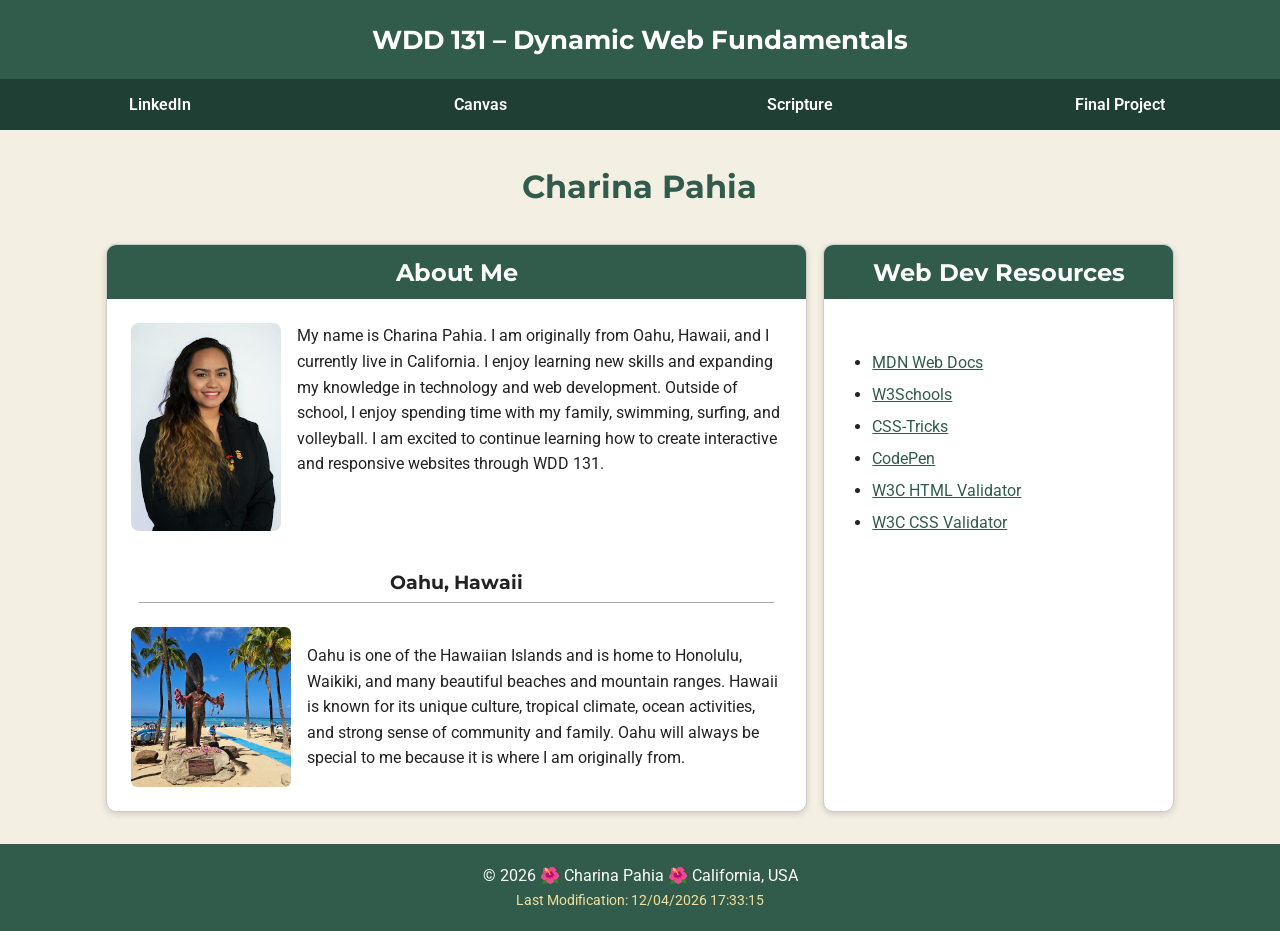
<file: index.html>
<!DOCTYPE html>
<html lang="en-US">

<head>
    <meta charset="UTF-8">
    <meta name="viewport" content="width=device-width, initial-scale=1.0">

    <title>WDD 131 – Dynamic Web Fundamentals – Charina Pahia</title>

    <meta name="description"
        content="WDD 131 – Dynamic Web Fundamentals course home page for Charina Pahia featuring information about me, Hawaii, web development resources, and course links.">

    <meta name="author" content="Charina Pahia">

    <!-- Google Fonts -->
    <link rel="preconnect" href="https://fonts.googleapis.com">
    <link rel="preconnect" href="https://fonts.gstatic.com" crossorigin>
    <link
        href="https://fonts.googleapis.com/css2?family=Montserrat:wght@400;600;700&family=Roboto:wght@400;500&display=swap"
        rel="stylesheet">

    <!-- CSS -->
    <link rel="stylesheet" href="styles/base.css">

    <!-- JavaScript -->
    <script src="scripts/getdates.js" defer></script>
</head>

<body>

    <header>
        <span id="course-title">WDD 131 – Dynamic Web Fundamentals</span>

        <nav>
            <a href="https://www.linkedin.com/" target="_blank">LinkedIn</a>

            <a href="https://byupw.instructure.com/" target="_blank">
                Canvas
            </a>

            <a href="https://www.churchofjesuschrist.org/study/scriptures/bofm/alma/37?lang=eng&id=p6#p6"
                target="_blank">
                Scripture
            </a>

            <a href="#">Final Project</a>
        </nav>
    </header>

    <main>

        <h1>Charina Pahia</h1>

        <!-- About Me Card -->
        <section class="card">

            <h2>About Me</h2>

            <div class="about-content">

                <img src="images/profile.png"
                    alt="Portrait of Charina Pahia">

                <p>
                    My name is Charina Pahia. I am originally from Oahu,
                    Hawaii, and I currently live in California. I enjoy
                    learning new skills and expanding my knowledge in
                    technology and web development. Outside of school, I
                    enjoy spending time with my family, swimming, surfing,
                    and volleyball. I am excited to continue learning how
                    to create interactive and responsive websites through
                    WDD 131.
                </p>

            </div>

            <h3>Oahu, Hawaii</h3>

            <div class="location-content">

                <img src="images/hawaii.jpg"
                    alt="Scenic view of Oahu, Hawaii">

                <p>
                    Oahu is one of the Hawaiian Islands and is home to
                    Honolulu, Waikiki, and many beautiful beaches and
                    mountain ranges. Hawaii is known for its unique
                    culture, tropical climate, ocean activities, and
                    strong sense of community and family. Oahu will
                    always be special to me because it is where I am
                    originally from.
                </p>

            </div>

        </section>

        <!-- Web Development Resources Card -->
        <section class="card">

            <h2>Web Dev Resources</h2>

            <ul>
                <li>
                    <a href="https://developer.mozilla.org/" target="_blank">
                        MDN Web Docs
                    </a>
                </li>

                <li>
                    <a href="https://www.w3schools.com/" target="_blank">
                        W3Schools
                    </a>
                </li>

                <li>
                    <a href="https://css-tricks.com/" target="_blank">
                        CSS-Tricks
                    </a>
                </li>

                <li>
                    <a href="https://codepen.io/" target="_blank">
                        CodePen
                    </a>
                </li>

                <li>
                    <a href="https://validator.w3.org/" target="_blank">
                        W3C HTML Validator
                    </a>
                </li>

                <li>
                    <a href="https://jigsaw.w3.org/css-validator/"
                        target="_blank">
                        W3C CSS Validator
                    </a>
                </li>
            </ul>

        </section>

    </main>

    <footer>

        <p>
            &copy;
            <span id="currentyear"></span>
            🌺 Charina Pahia 🌺 California, USA
        </p>

        <p id="lastModified"></p>

    </footer>

</body>

</html>
</file>
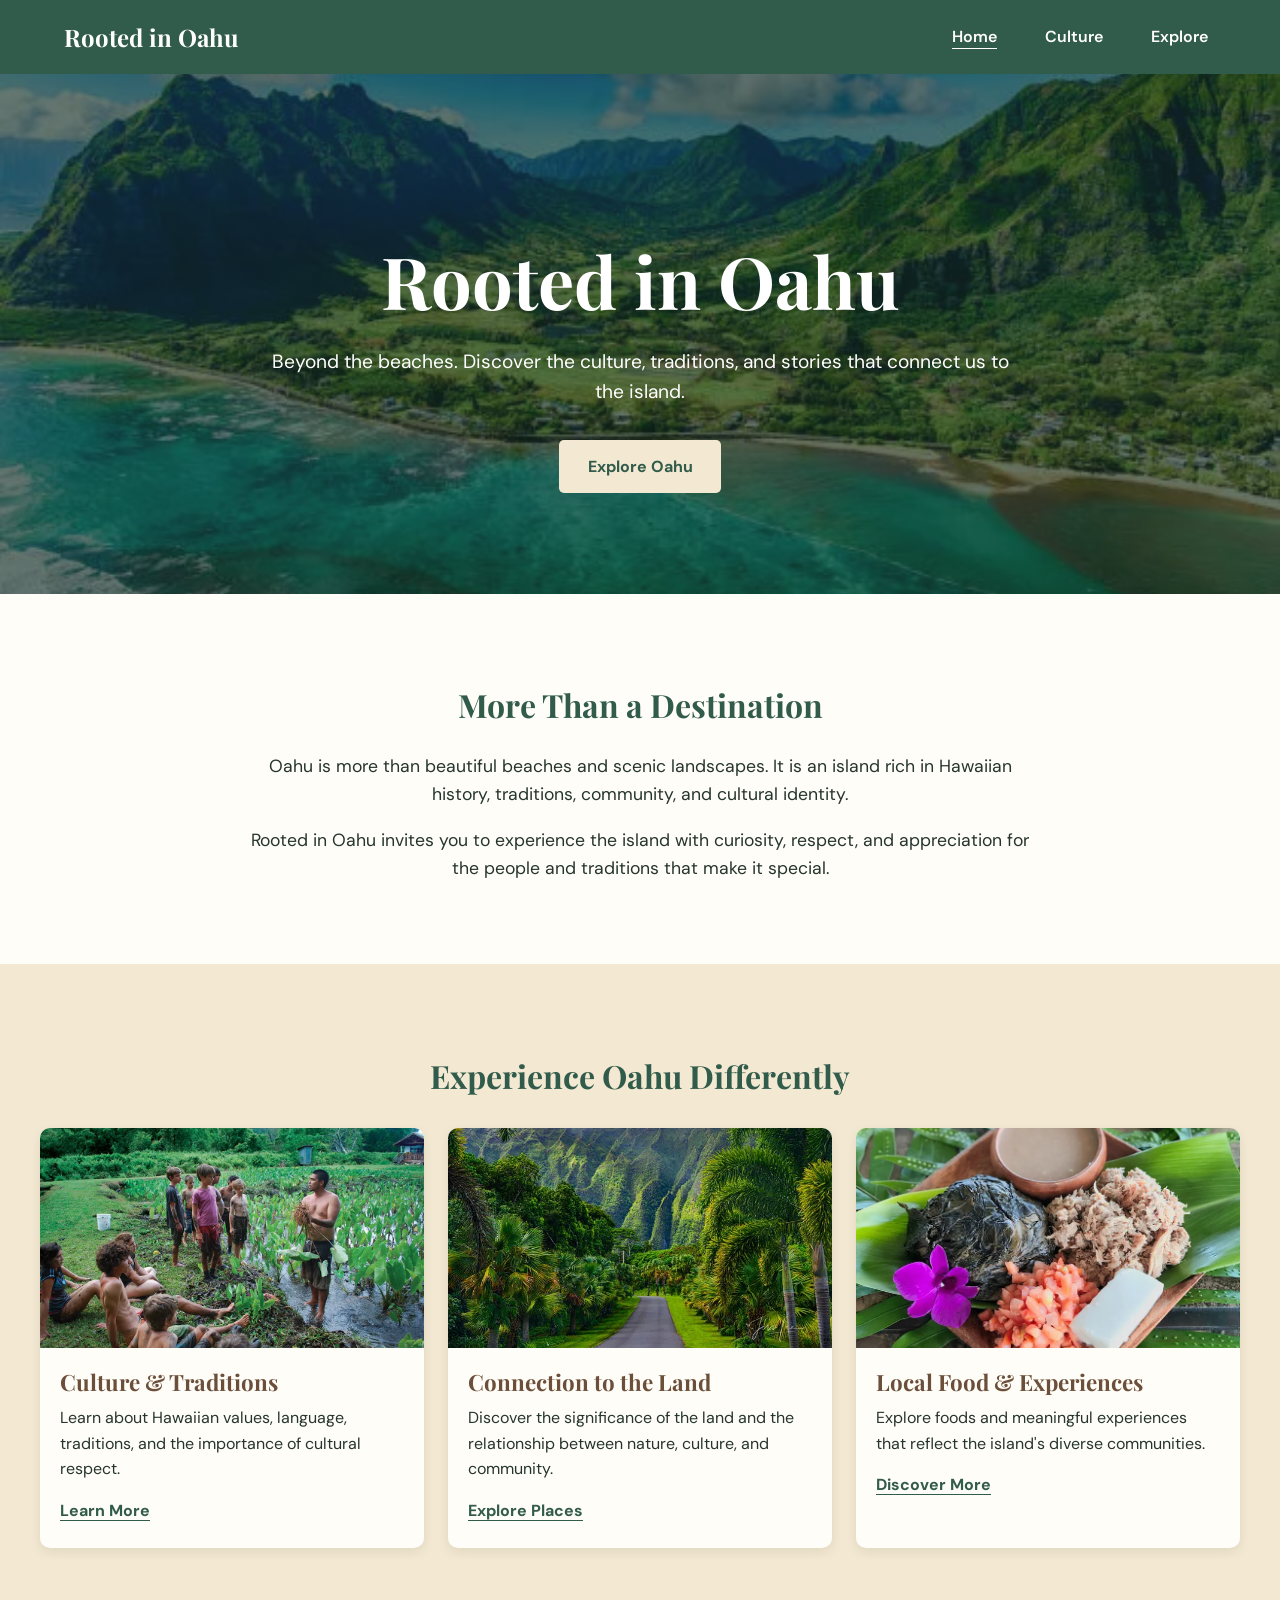
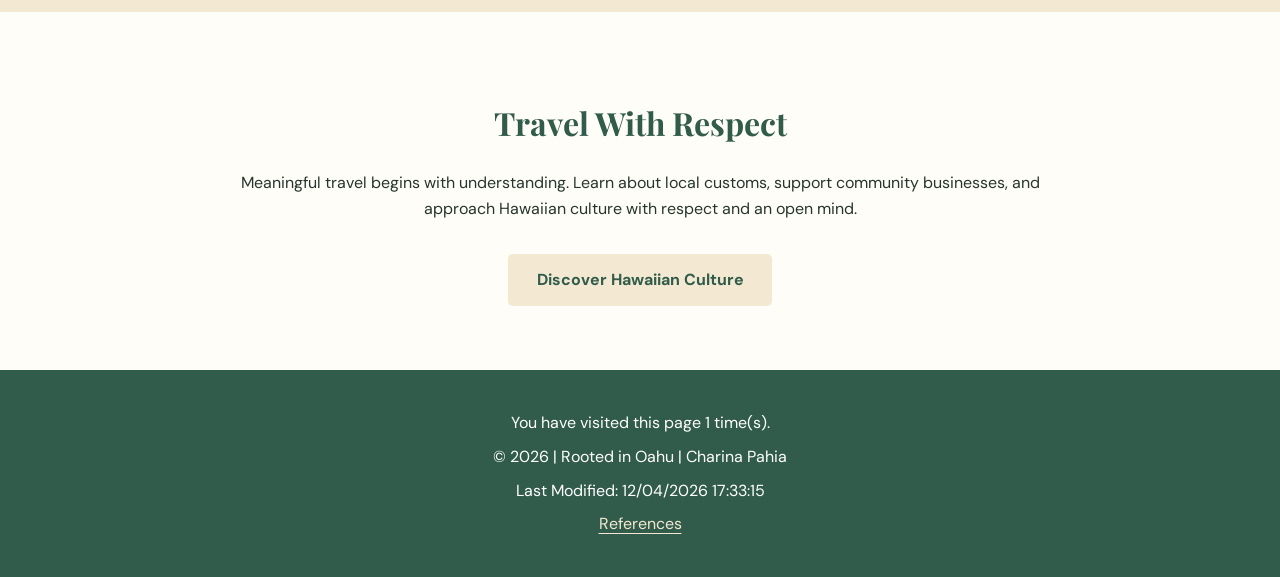
<file: project/index.html>
<!DOCTYPE html>
<html lang="en-US">

<head>
    <meta charset="UTF-8">
    <meta name="viewport" content="width=device-width, initial-scale=1.0">

    <meta name="description"
        content="Discover Oahu through Hawaiian culture, traditions, local experiences, and a deeper connection to the land.">
    <meta name="author" content="Charina Pahia">

    <title>Rooted in Oahu | Home</title>

    <!-- Google Fonts -->
    <link rel="preconnect" href="https://fonts.googleapis.com">
    <link rel="preconnect" href="https://fonts.gstatic.com" crossorigin>

    <link
        href="https://fonts.googleapis.com/css2?family=DM+Sans:wght@400;500;600;700&family=Playfair+Display:wght@600;700&display=swap"
        rel="stylesheet">

    <!-- CSS -->
    <link rel="stylesheet" href="styles/project.css">

    <!-- JavaScript -->
    <script src="scripts/project.js" defer></script>
</head>

<body>

    <!-- Header and Navigation -->
    <header>
        <div class="header-container">

            <a href="index.html" class="logo">
                Rooted in Oahu
            </a>

            <button
                id="menu-button"
                type="button"
                aria-label="Toggle navigation"
                aria-expanded="false"
                aria-controls="primary-navigation">
                ☰
            </button>

            <nav id="primary-navigation" aria-label="Main navigation">
                <a href="index.html" aria-current="page">Home</a>
                <a href="culture.html">Culture</a>
                <a href="explore.html">Explore</a>
            </nav>

        </div>
    </header>

    <main>

        <!-- Hero Section -->
        <section class="hero">
            <div class="hero-content">

                <h1>Rooted in Oahu</h1>

                <p>
                    Beyond the beaches. Discover the culture,
                    traditions, and stories that connect us
                    to the island.
                </p>

                <a href="explore.html" class="button">
                    Explore Oahu
                </a>

            </div>
        </section>

        <!-- Introduction -->
        <section class="introduction">

            <h2>More Than a Destination</h2>

            <p>
                Oahu is more than beautiful beaches and scenic
                landscapes. It is an island rich in Hawaiian
                history, traditions, community, and cultural
                identity.
            </p>

            <p>
                Rooted in Oahu invites you to experience the
                island with curiosity, respect, and appreciation
                for the people and traditions that make it special.
            </p>

        </section>

        <!-- Featured Experiences -->
        <section class="featured">

            <h2>Experience Oahu Differently</h2>

            <div class="card-container">

                <!-- Culture Card -->
                <article class="experience-card">

                    <img
                        src="images/hawaiian-culture.webp"
                        alt="People participating in a Hawaiian cultural learning experience"
                        loading="lazy"
                        width="600"
                        height="400">

                    <h3>Culture &amp; Traditions</h3>

                    <p>
                        Learn about Hawaiian values, language,
                        traditions, and the importance of
                        cultural respect.
                    </p>

                    <a href="culture.html">Learn More</a>

                </article>

                <!-- Land Card -->
                <article class="experience-card">

                    <img
                        src="images/oahu-landscape.webp"
                        alt="Lush green mountains and tropical landscape on Oahu"
                        loading="lazy"
                        width="600"
                        height="400">

                    <h3>Connection to the Land</h3>

                    <p>
                        Discover the significance of the land
                        and the relationship between nature,
                        culture, and community.
                    </p>

                    <a href="explore.html">Explore Places</a>

                </article>

                <!-- Food Card -->
                <article class="experience-card">

                    <img
                        src="images/local-food.webp"
                        alt="Traditional Hawaiian food served on a tropical leaf"
                        loading="lazy"
                        width="600"
                        height="400">

                    <h3>Local Food &amp; Experiences</h3>

                    <p>
                        Explore foods and meaningful experiences
                        that reflect the island's diverse
                        communities.
                    </p>

                    <a href="explore.html">Discover More</a>

                </article>

            </div>
        </section>

        <!-- Cultural Respect -->
        <section class="culture-feature">

            <h2>Travel With Respect</h2>

            <p>
                Meaningful travel begins with understanding.
                Learn about local customs, support community
                businesses, and approach Hawaiian culture
                with respect and an open mind.
            </p>

            <a href="culture.html" class="button">
                Discover Hawaiian Culture
            </a>

        </section>

    </main>

    <!-- Footer -->
    <footer>

        <!-- Visit Counter -->
        <p id="visit-count"></p>

        <!-- Copyright -->
        <p>
            &copy; <span id="currentyear">2026</span>
            | Rooted in Oahu | Charina Pahia
        </p>

        <!-- Last Modified Date -->
        <p id="lastModified"></p>

        <!-- References -->
        <p>
            <a href="references.html">References</a>
        </p>

    </footer>

</body>

</html>
</file>
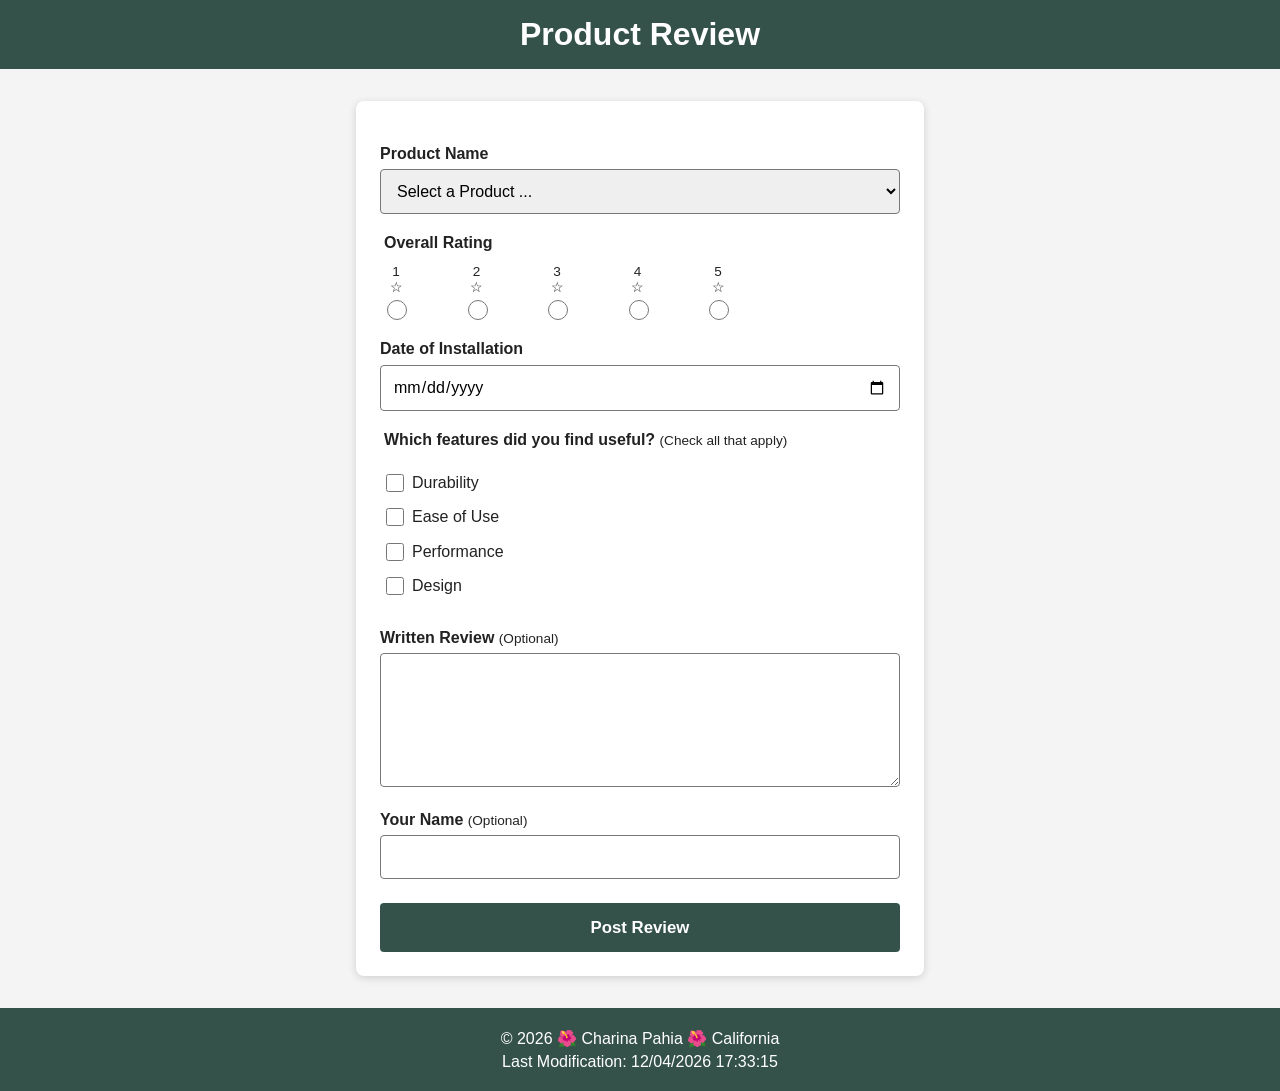
<file: form.html>
<!DOCTYPE html>
<html lang="en-US">

<head>
    <meta charset="UTF-8">
    <meta name="viewport" content="width=device-width, initial-scale=1.0">

    <meta name="description"
        content="Product review form for WDD 131 - Dynamic Web Fundamentals.">
    <meta name="author" content="Charina Pahia">

    <title>Product Review | Charina Pahia</title>

    <link rel="stylesheet" href="styles/form.css">

    <script src="scripts/form.js" defer></script>
</head>

<body>

    <header>
        <h1>Product Review</h1>
    </header>

    <main>

        <form method="get" action="review.html">

            <!-- Product Name -->
            <label for="product">Product Name</label>
            <select id="product" name="product" required>
                <option value="" disabled selected>Select a Product ...</option>
            </select>

            <!-- Overall Rating -->
            <fieldset>
                <legend>Overall Rating</legend>

                <div class="rating">

                    <div class="rating-option">
                        <label for="rating1">
                            <span>1</span>
                            <span>&star;</span>
                        </label>
                        <input type="radio"
                            id="rating1"
                            name="rating"
                            value="1"
                            required>
                    </div>

                    <div class="rating-option">
                        <label for="rating2">
                            <span>2</span>
                            <span>&star;</span>
                        </label>
                        <input type="radio"
                            id="rating2"
                            name="rating"
                            value="2"
                            required>
                    </div>

                    <div class="rating-option">
                        <label for="rating3">
                            <span>3</span>
                            <span>&star;</span>
                        </label>
                        <input type="radio"
                            id="rating3"
                            name="rating"
                            value="3"
                            required>
                    </div>

                    <div class="rating-option">
                        <label for="rating4">
                            <span>4</span>
                            <span>&star;</span>
                        </label>
                        <input type="radio"
                            id="rating4"
                            name="rating"
                            value="4"
                            required>
                    </div>

                    <div class="rating-option">
                        <label for="rating5">
                            <span>5</span>
                            <span>&star;</span>
                        </label>
                        <input type="radio"
                            id="rating5"
                            name="rating"
                            value="5"
                            required>
                    </div>

                </div>
            </fieldset>

            <!-- Date of Installation -->
            <label for="installation">Date of Installation</label>
            <input type="date"
                id="installation"
                name="installation"
                required>

            <!-- Useful Features -->
            <fieldset>
                <legend>
                    Which features did you find useful?
                    <span>(Check all that apply)</span>
                </legend>

                <div class="checkbox-option">
                    <input type="checkbox"
                        id="durability"
                        name="features"
                        value="durability">
                    <label for="durability">Durability</label>
                </div>

                <div class="checkbox-option">
                    <input type="checkbox"
                        id="ease-of-use"
                        name="features"
                        value="ease-of-use">
                    <label for="ease-of-use">Ease of Use</label>
                </div>

                <div class="checkbox-option">
                    <input type="checkbox"
                        id="performance"
                        name="features"
                        value="performance">
                    <label for="performance">Performance</label>
                </div>

                <div class="checkbox-option">
                    <input type="checkbox"
                        id="design"
                        name="features"
                        value="design">
                    <label for="design">Design</label>
                </div>

            </fieldset>

            <!-- Written Review -->
            <label for="review">
                Written Review <span>(Optional)</span>
            </label>

            <textarea
                id="review"
                name="review"
                rows="6"></textarea>

            <!-- User Name -->
            <label for="username">
                Your Name <span>(Optional)</span>
            </label>

            <input type="text"
                id="username"
                name="username">

            <!-- Submit Button -->
            <input type="submit" value="Post Review">

        </form>

    </main>

    <footer>
        <p>
            &copy; <span id="currentyear"></span>
            🌺 Charina Pahia 🌺 California
        </p>

        <p id="lastModified"></p>
    </footer>

</body>

</html>
</file>
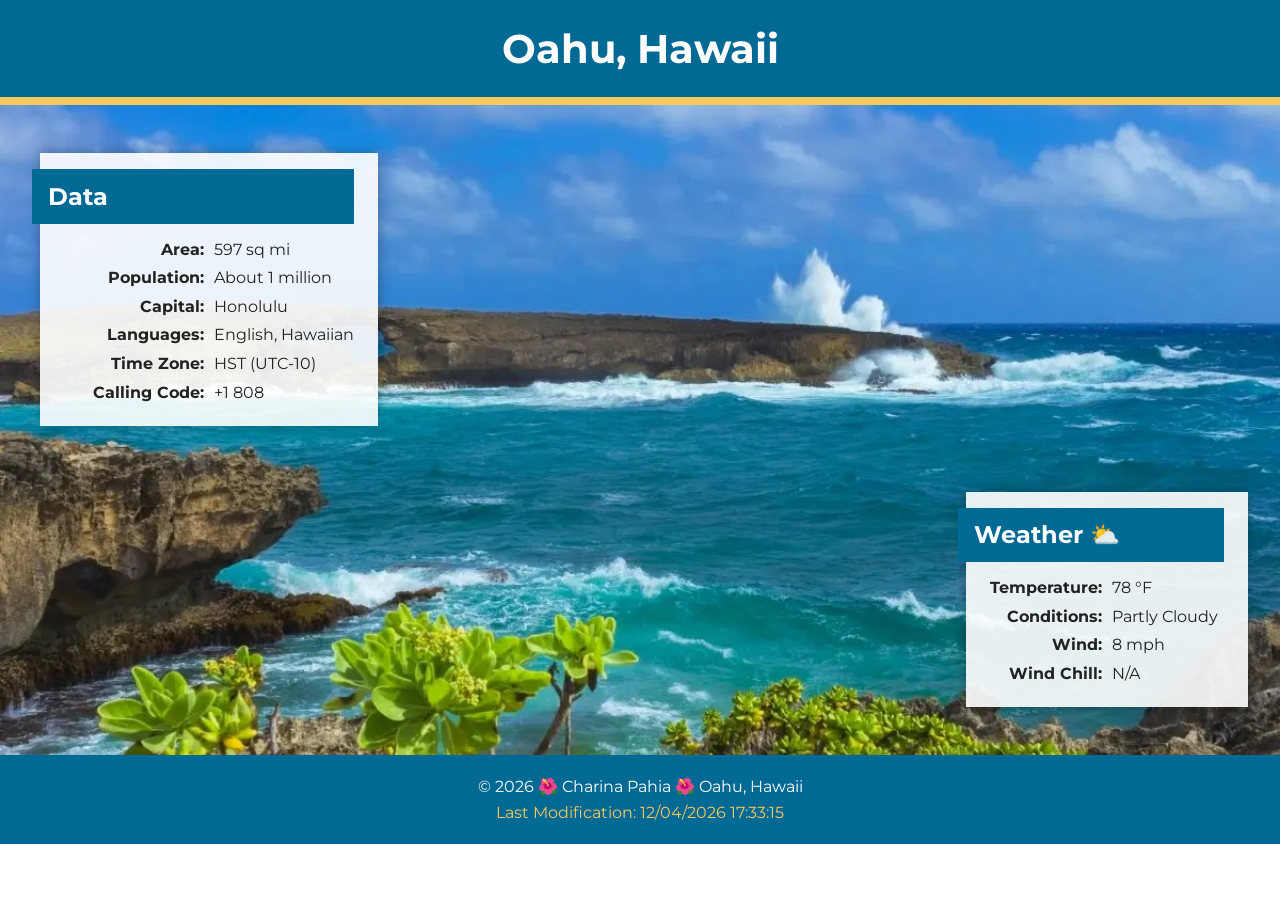
<file: place.html>
<!DOCTYPE html>
<html lang="en-US">

<head>
    <meta charset="UTF-8">
    <meta name="viewport" content="width=device-width, initial-scale=1.0">

    <meta name="description"
        content="Explore Oahu, Hawaii, including information about the island and its tropical weather.">
    <meta name="author" content="Charina Pahia">

    <title>Oahu, Hawaii | Charina Pahia</title>

    <link rel="preconnect" href="https://fonts.googleapis.com">
    <link rel="preconnect" href="https://fonts.gstatic.com" crossorigin>
    <link href="https://fonts.googleapis.com/css2?family=Montserrat:wght@400;600;700&display=swap"
        rel="stylesheet">

    <link rel="stylesheet" href="styles/place.css">
    <script src="scripts/place.js" defer></script>
</head>

<body>

    <header>
        <h1>Oahu, Hawaii</h1>
    </header>

    <main>
        <div class="hero">

            <picture>
                <source srcset="images/oahu-large.webp" media="(min-width: 700px)">
                <img src="images/oahu-small.webp"
                    alt="Coastal landscape of Oahu, Hawaii"
                    width="500"
                    height="333">
            </picture>

            <section class="card data">
                <h2>Data</h2>

                <dl>
                    <dt>Area:</dt>
                    <dd>597 sq mi</dd>

                    <dt>Population:</dt>
                    <dd>About 1 million</dd>

                    <dt>Capital:</dt>
                    <dd>Honolulu</dd>

                    <dt>Languages:</dt>
                    <dd>English, Hawaiian</dd>

                    <dt>Time Zone:</dt>
                    <dd>HST (UTC-10)</dd>

                    <dt>Calling Code:</dt>
                    <dd>+1 808</dd>
                </dl>
            </section>

            <section class="card weather">
                <h2>Weather</h2>

                <img class="weather-icon"
                    src="images/weather.svg"
                    alt="Partly cloudy weather icon"
                    width="70"
                    height="70">

                <dl>
                    <dt>Temperature:</dt>
                    <dd>78 °F</dd>

                    <dt>Conditions:</dt>
                    <dd>Partly Cloudy</dd>

                    <dt>Wind:</dt>
                    <dd>8 mph</dd>

                    <dt>Wind Chill:</dt>
                    <dd><span id="wind-chill"></span></dd>
                </dl>
            </section>

        </div>
    </main>

    <footer>
        <p>
            &copy; <span id="currentyear"></span>
            🌺 Charina Pahia 🌺 Oahu, Hawaii
        </p>
        <p id="lastModified"></p>
    </footer>

</body>

</html>
</file>
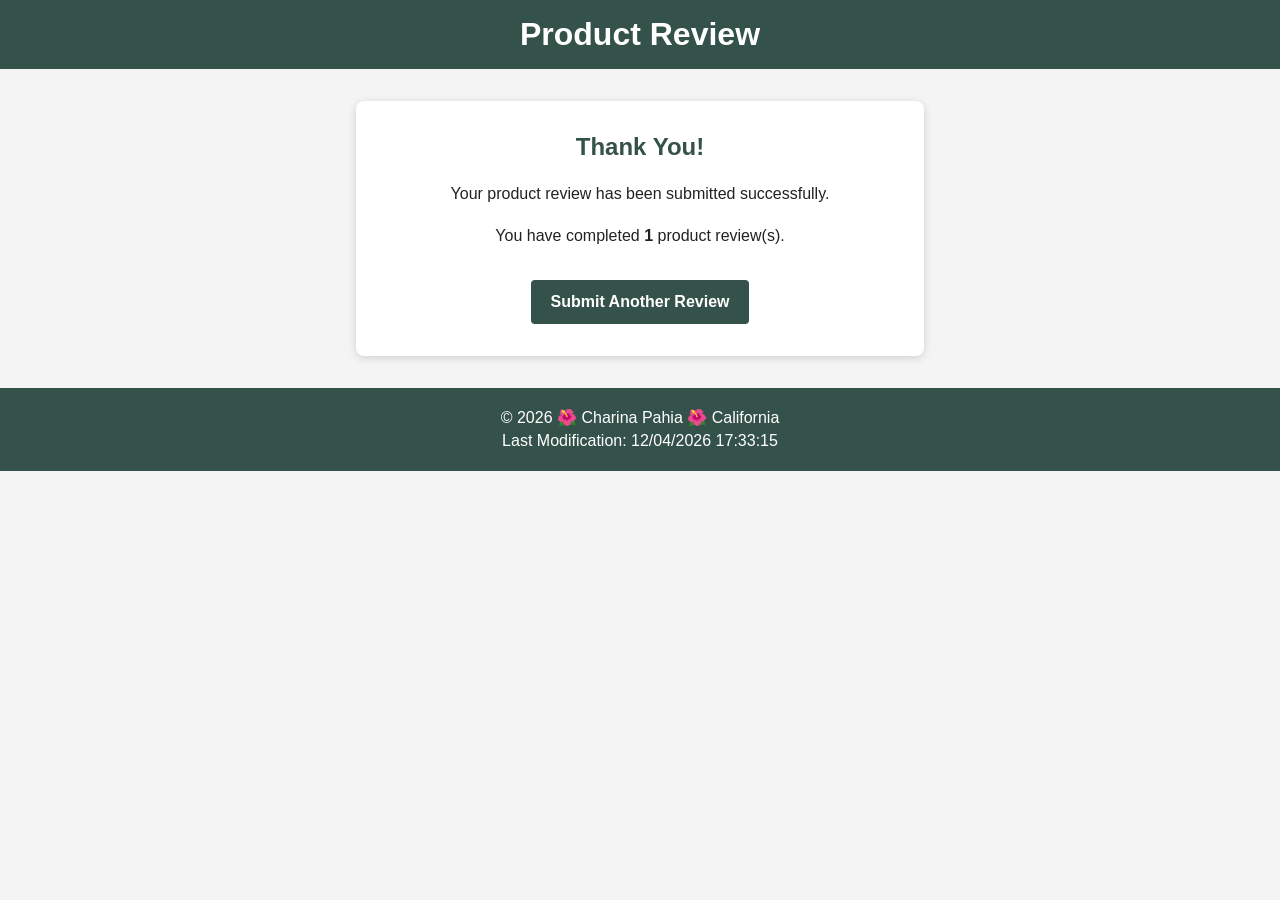
<file: review.html>
<!DOCTYPE html>
<html lang="en-US">

<head>
    <meta charset="UTF-8">
    <meta name="viewport" content="width=device-width, initial-scale=1.0">

    <meta name="description"
        content="Product review confirmation page for WDD 131 - Dynamic Web Fundamentals.">
    <meta name="author" content="Charina Pahia">

    <title>Review Confirmation | Charina Pahia</title>

    <link rel="stylesheet" href="styles/form.css">

    <script src="scripts/review.js" defer></script>
</head>

<body>

    <header>
        <h1>Product Review</h1>
    </header>

    <main>
        <section class="confirmation">
            <h2>Thank You!</h2>

            <p>Your product review has been submitted successfully.</p>

            <p>
                You have completed
                <strong><span id="reviewCount">0</span></strong>
                product review(s).
            </p>

            <a class="review-link" href="form.html">Submit Another Review</a>
        </section>
    </main>

    <footer>
        <p>
            &copy; <span id="currentyear"></span>
            🌺 Charina Pahia 🌺 California
        </p>

        <p id="lastModified"></p>
    </footer>

</body>

</html>
</file>
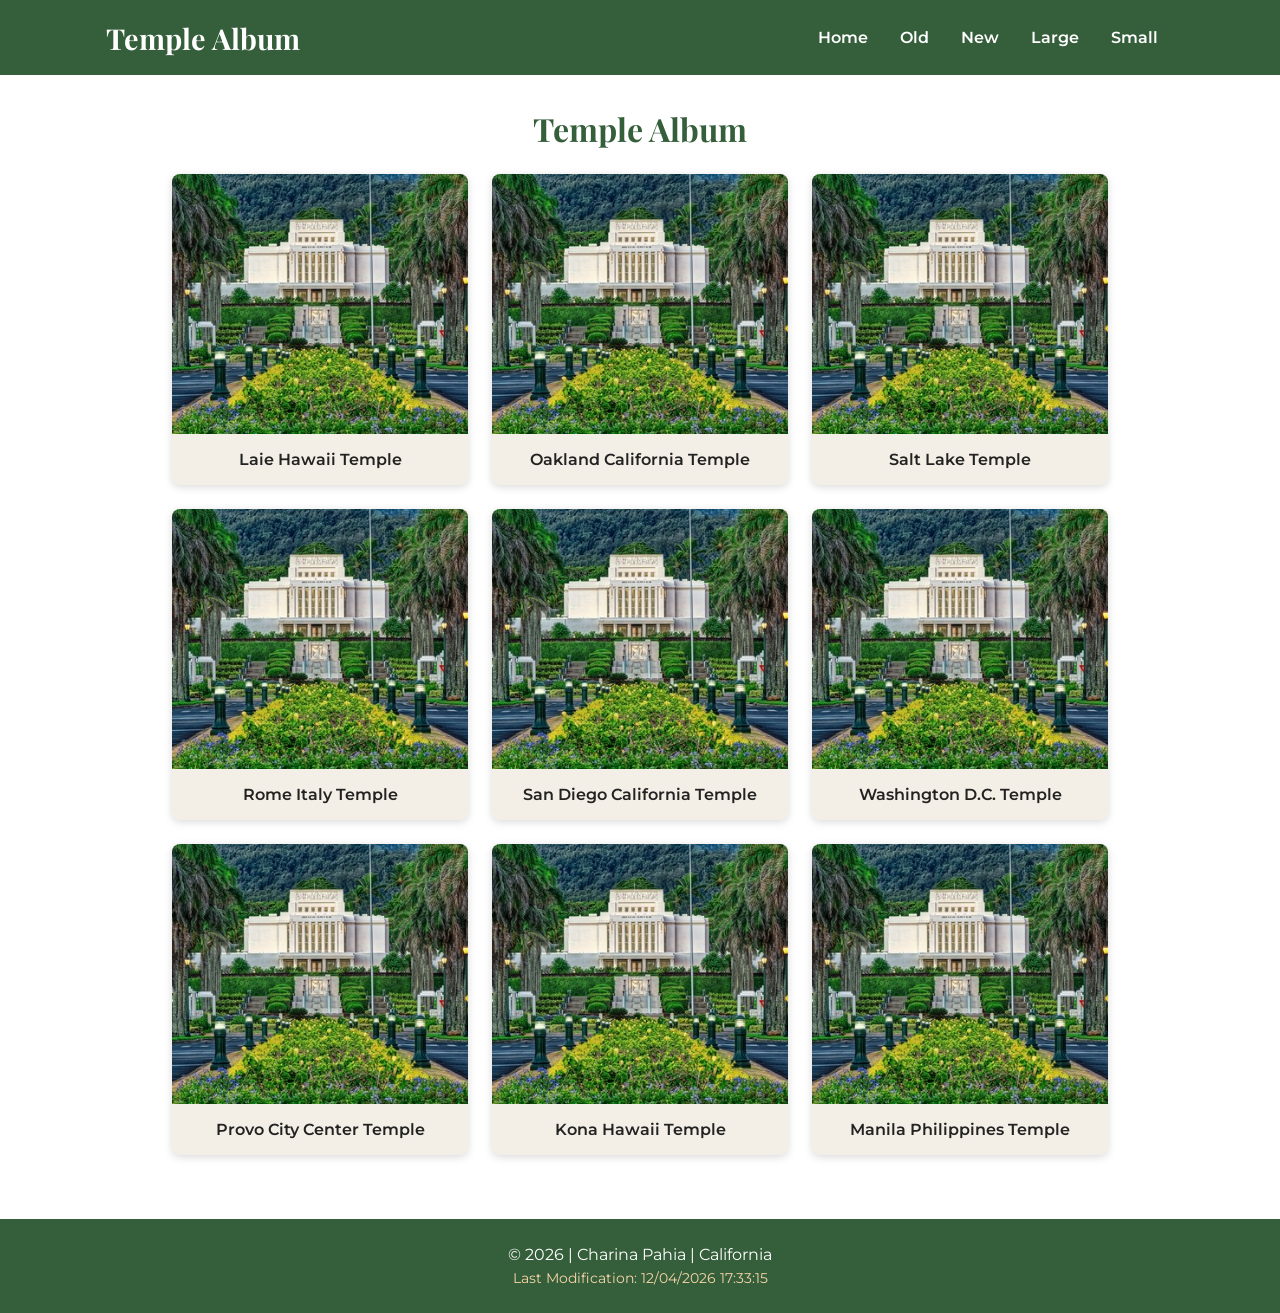
<file: temples.html>
<!DOCTYPE html>
<html lang="en-US">

<head>
    <meta charset="UTF-8">
    <meta name="viewport" content="width=device-width, initial-scale=1.0">

    <meta name="description"
        content="Temple Album featuring a collection of temples from The Church of Jesus Christ of Latter-day Saints.">
    <meta name="author" content="Charina Pahia">

    <title>Temple Album | Charina Pahia</title>

    <link rel="preconnect" href="https://fonts.googleapis.com">
    <link rel="preconnect" href="https://fonts.gstatic.com" crossorigin>

    <link
        href="https://fonts.googleapis.com/css2?family=Montserrat:wght@400;600;700&family=Playfair+Display:wght@600;700&display=swap"
        rel="stylesheet">

    <link rel="stylesheet" href="styles/temples.css">
    <link rel="stylesheet" href="styles/temples-large.css">

    <script src="scripts/temples.js" defer></script>
</head>

<body>

    <header>
        <div class="header-content">

            <span class="site-title">Temple Album</span>

            <button id="menu"
                aria-label="Open navigation menu"
                aria-expanded="false">
                ☰
            </button>

            <nav id="navigation">
                <a href="#">Home</a>
                <a href="#">Old</a>
                <a href="#">New</a>
                <a href="#">Large</a>
                <a href="#">Small</a>
            </nav>

        </div>
    </header>

    <main>

        <h1>Temple Album</h1>

        <div class="temple-grid">

            <figure>
                <img src="images/laie-temple.jpg"
                    alt="Laie Hawaii Temple"
                    loading="lazy">
                <figcaption>Laie Hawaii Temple</figcaption>
            </figure>

            <figure>
                <img src="images/laie-temple.jpg"
                    alt="Laie Hawaii Temple placeholder image"
                    loading="lazy">
                <figcaption>Oakland California Temple</figcaption>
            </figure>

            <figure>
                <img src="images/laie-temple.jpg"
                    alt="Laie Hawaii Temple placeholder image"
                    loading="lazy">
                <figcaption>Salt Lake Temple</figcaption>
            </figure>

            <figure>
                <img src="images/laie-temple.jpg"
                    alt="Laie Hawaii Temple placeholder image"
                    loading="lazy">
                <figcaption>Rome Italy Temple</figcaption>
            </figure>

            <figure>
                <img src="images/laie-temple.jpg"
                    alt="Laie Hawaii Temple placeholder image"
                    loading="lazy">
                <figcaption>San Diego California Temple</figcaption>
            </figure>

            <figure>
                <img src="images/laie-temple.jpg"
                    alt="Laie Hawaii Temple placeholder image"
                    loading="lazy">
                <figcaption>Washington D.C. Temple</figcaption>
            </figure>

            <figure>
                <img src="images/laie-temple.jpg"
                    alt="Laie Hawaii Temple placeholder image"
                    loading="lazy">
                <figcaption>Provo City Center Temple</figcaption>
            </figure>

            <figure>
                <img src="images/laie-temple.jpg"
                    alt="Laie Hawaii Temple placeholder image"
                    loading="lazy">
                <figcaption>Kona Hawaii Temple</figcaption>
            </figure>

            <figure>
                <img src="images/laie-temple.jpg"
                    alt="Laie Hawaii Temple placeholder image"
                    loading="lazy">
                <figcaption>Manila Philippines Temple</figcaption>
            </figure>

        </div>

    </main>

    <footer>
        <p>
            &copy; <span id="currentyear"></span>
            | Charina Pahia | California
        </p>

        <p id="lastModified"></p>
    </footer>

</body>

</html>
</file>
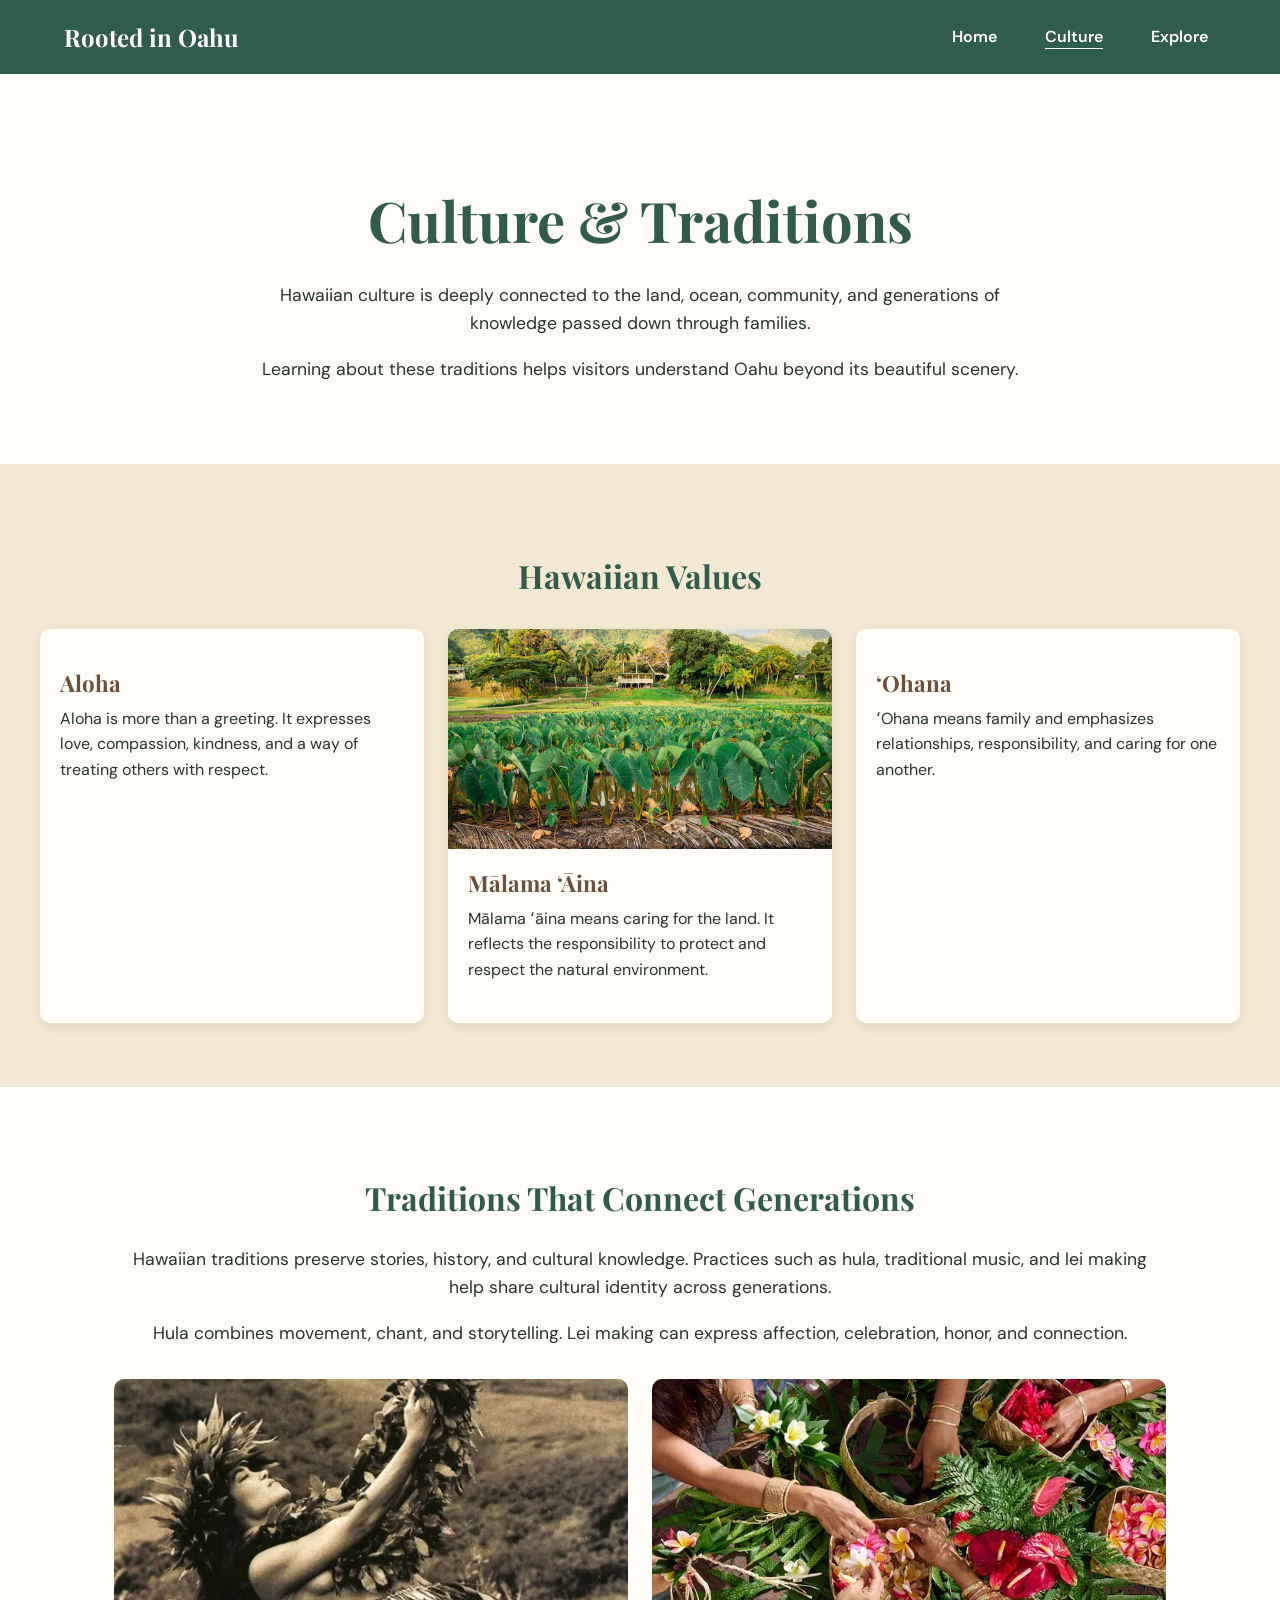
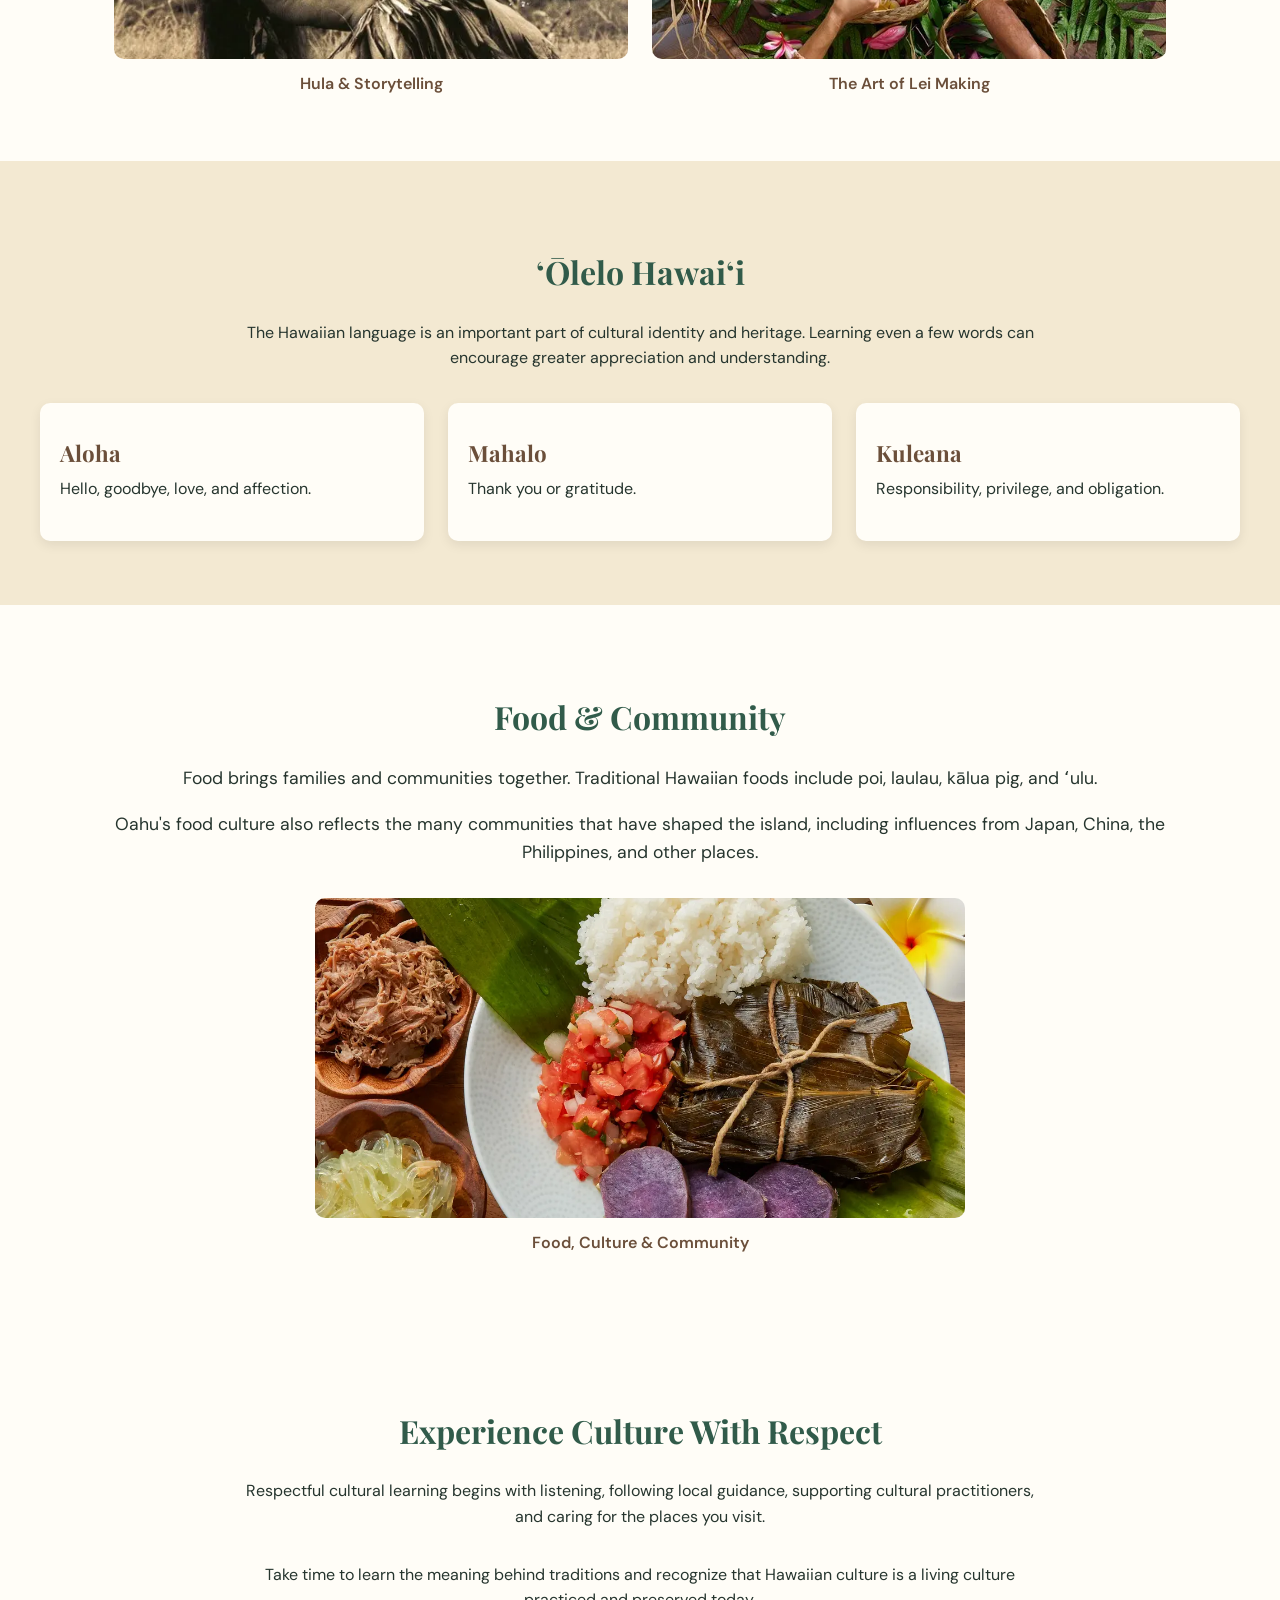
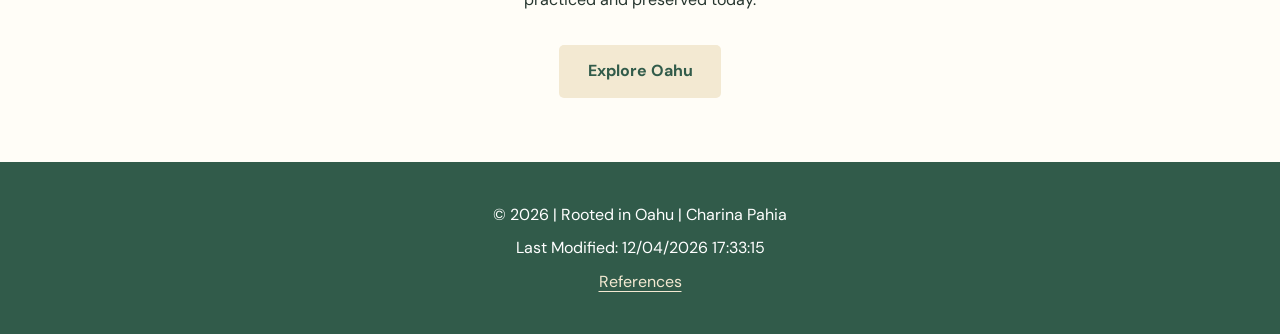
<file: project/culture.html>
<!DOCTYPE html>
<html lang="en-US">

<head>
    <meta charset="UTF-8">
    <meta name="viewport" content="width=device-width, initial-scale=1.0">

    <meta name="description"
        content="Explore Hawaiian culture, traditions, values, language, food, and respectful cultural experiences on Oahu.">
    <meta name="author" content="Charina Pahia">

    <title>Rooted in Oahu | Culture & Traditions</title>

    <!-- Google Fonts -->
    <link rel="preconnect" href="https://fonts.googleapis.com">
    <link rel="preconnect" href="https://fonts.gstatic.com" crossorigin>
    <link
        href="https://fonts.googleapis.com/css2?family=DM+Sans:wght@400;500;600;700&family=Playfair+Display:wght@600;700&display=swap"
        rel="stylesheet">

    <!-- CSS -->
    <link rel="stylesheet" href="styles/project.css">

    <!-- JavaScript -->
    <script src="scripts/project.js" defer></script>
</head>

<body>

    <!-- Header -->
    <header>
        <div class="header-container">
            <a href="index.html" class="logo">Rooted in Oahu</a>

            <button id="menu-button"
                type="button"
                aria-label="Toggle navigation"
                aria-expanded="false"
                aria-controls="primary-navigation">
                ☰
            </button>

            <nav id="primary-navigation" aria-label="Main navigation">
                <a href="index.html">Home</a>
                <a href="culture.html" aria-current="page">Culture</a>
                <a href="explore.html">Explore</a>
            </nav>
        </div>
    </header>

    <main>

        <!-- Introduction -->
        <section class="introduction culture-intro">
            <h1>Culture &amp; Traditions</h1>

            <p>
                Hawaiian culture is deeply connected to the land,
                ocean, community, and generations of knowledge
                passed down through families.
            </p>

            <p>
                Learning about these traditions helps visitors
                understand Oahu beyond its beautiful scenery.
            </p>
        </section>

        <!-- Hawaiian Values -->
        <section class="featured">
            <h2>Hawaiian Values</h2>

            <div class="card-container">

                <article class="experience-card">
                    <div class="culture-card-content">
                        <h3>Aloha</h3>
                        <p>
                            Aloha is more than a greeting. It expresses
                            love, compassion, kindness, and a way of
                            treating others with respect.
                        </p>
                    </div>
                </article>

                <article class="experience-card">
                    <img
                        src="images/malama-aina.webp"
                        alt="Kalo growing in a Hawaiian agricultural field"
                        loading="lazy"
                        width="600"
                        height="400">

                    <h3>Mālama ʻĀina</h3>
                    <p>
                        Mālama ʻāina means caring for the land.
                        It reflects the responsibility to protect
                        and respect the natural environment.
                    </p>
                </article>

                <article class="experience-card">
                    <div class="culture-card-content">
                        <h3>ʻOhana</h3>
                        <p>
                            ʻOhana means family and emphasizes
                            relationships, responsibility, and
                            caring for one another.
                        </p>
                    </div>
                </article>

            </div>
        </section>

        <!-- Cultural Traditions -->
        <section class="introduction culture-wide">

            <h2>Traditions That Connect Generations</h2>

            <p>
                Hawaiian traditions preserve stories, history,
                and cultural knowledge. Practices such as hula,
                traditional music, and lei making help share
                cultural identity across generations.
            </p>

            <p>
                Hula combines movement, chant, and storytelling.
                Lei making can express affection, celebration,
                honor, and connection.
            </p>

            <div class="culture-photo-grid">

                <figure>
                    <img
                        src="images/hawaiian-hula.webp"
                        alt="Hula dancers sharing Hawaiian cultural traditions"
                        loading="lazy"
                        width="600"
                        height="400">
                    <figcaption>
                        Hula &amp; Storytelling
                    </figcaption>
                </figure>

                <figure>
                    <img
                        src="images/lei-making.webp"
                        alt="Traditional Hawaiian lei-making practice"
                        loading="lazy"
                        width="600"
                        height="400">
                    <figcaption>
                        The Art of Lei Making
                    </figcaption>
                </figure>

            </div>
        </section>

        <!-- Hawaiian Language -->
        <section class="featured">

            <h2>ʻŌlelo Hawaiʻi</h2>

            <p>
                The Hawaiian language is an important part
                of cultural identity and heritage. Learning
                even a few words can encourage greater
                appreciation and understanding.
            </p>

            <div class="card-container">

                <article class="experience-card">
                    <h3>Aloha</h3>
                    <p>
                        Hello, goodbye, love, and affection.
                    </p>
                </article>

                <article class="experience-card">
                    <h3>Mahalo</h3>
                    <p>
                        Thank you or gratitude.
                    </p>
                </article>

                <article class="experience-card">
                    <h3>Kuleana</h3>
                    <p>
                        Responsibility, privilege, and obligation.
                    </p>
                </article>

            </div>
        </section>

        <!-- Food and Community -->
        <section class="introduction culture-wide">

            <h2>Food &amp; Community</h2>

            <p>
                Food brings families and communities together.
                Traditional Hawaiian foods include poi,
                laulau, kālua pig, and ʻulu.
            </p>

            <p>
                Oahu's food culture also reflects the many
                communities that have shaped the island,
                including influences from Japan, China,
                the Philippines, and other places.
            </p>

            <figure class="culture-food-photo">
                <img
                    src="images/hawaiian-food.webp"
                    alt="Traditional Hawaiian foods served together"
                    loading="lazy"
                    width="600"
                    height="400">

                <figcaption>
                    Food, Culture &amp; Community
                </figcaption>
            </figure>

        </section>

        <!-- Cultural Respect -->
        <section class="culture-feature">

            <h2>Experience Culture With Respect</h2>

            <p>
                Respectful cultural learning begins with
                listening, following local guidance,
                supporting cultural practitioners, and
                caring for the places you visit.
            </p>

            <p>
                Take time to learn the meaning behind
                traditions and recognize that Hawaiian
                culture is a living culture practiced
                and preserved today.
            </p>

            <a href="explore.html" class="button">
                Explore Oahu
            </a>

        </section>

    </main>

    <!-- Footer -->
    <footer>
        <p>
            &copy; <span id="currentyear">2026</span>
            | Rooted in Oahu | Charina Pahia
        </p>

        <p id="lastModified"></p>

        <p>
            <a href="references.html">References</a>
        </p>
    </footer>

</body>
</html>
</file>
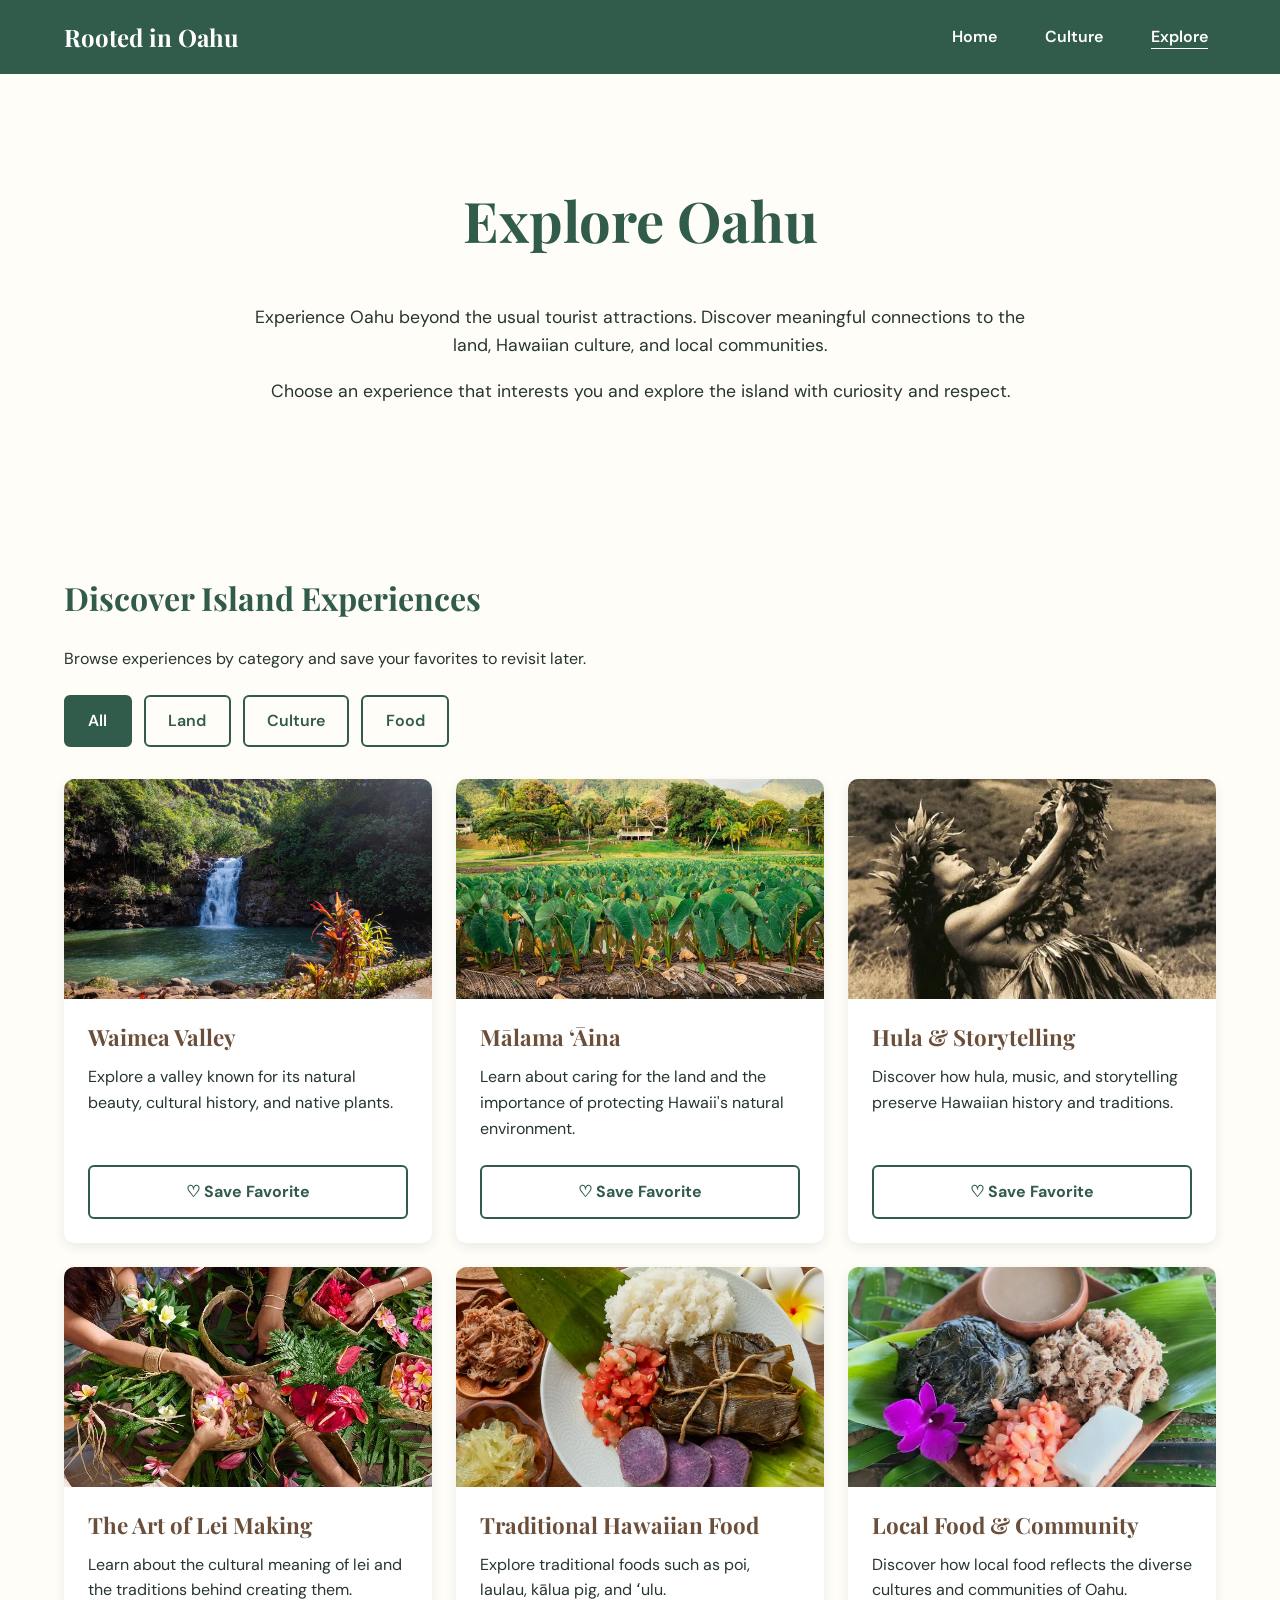
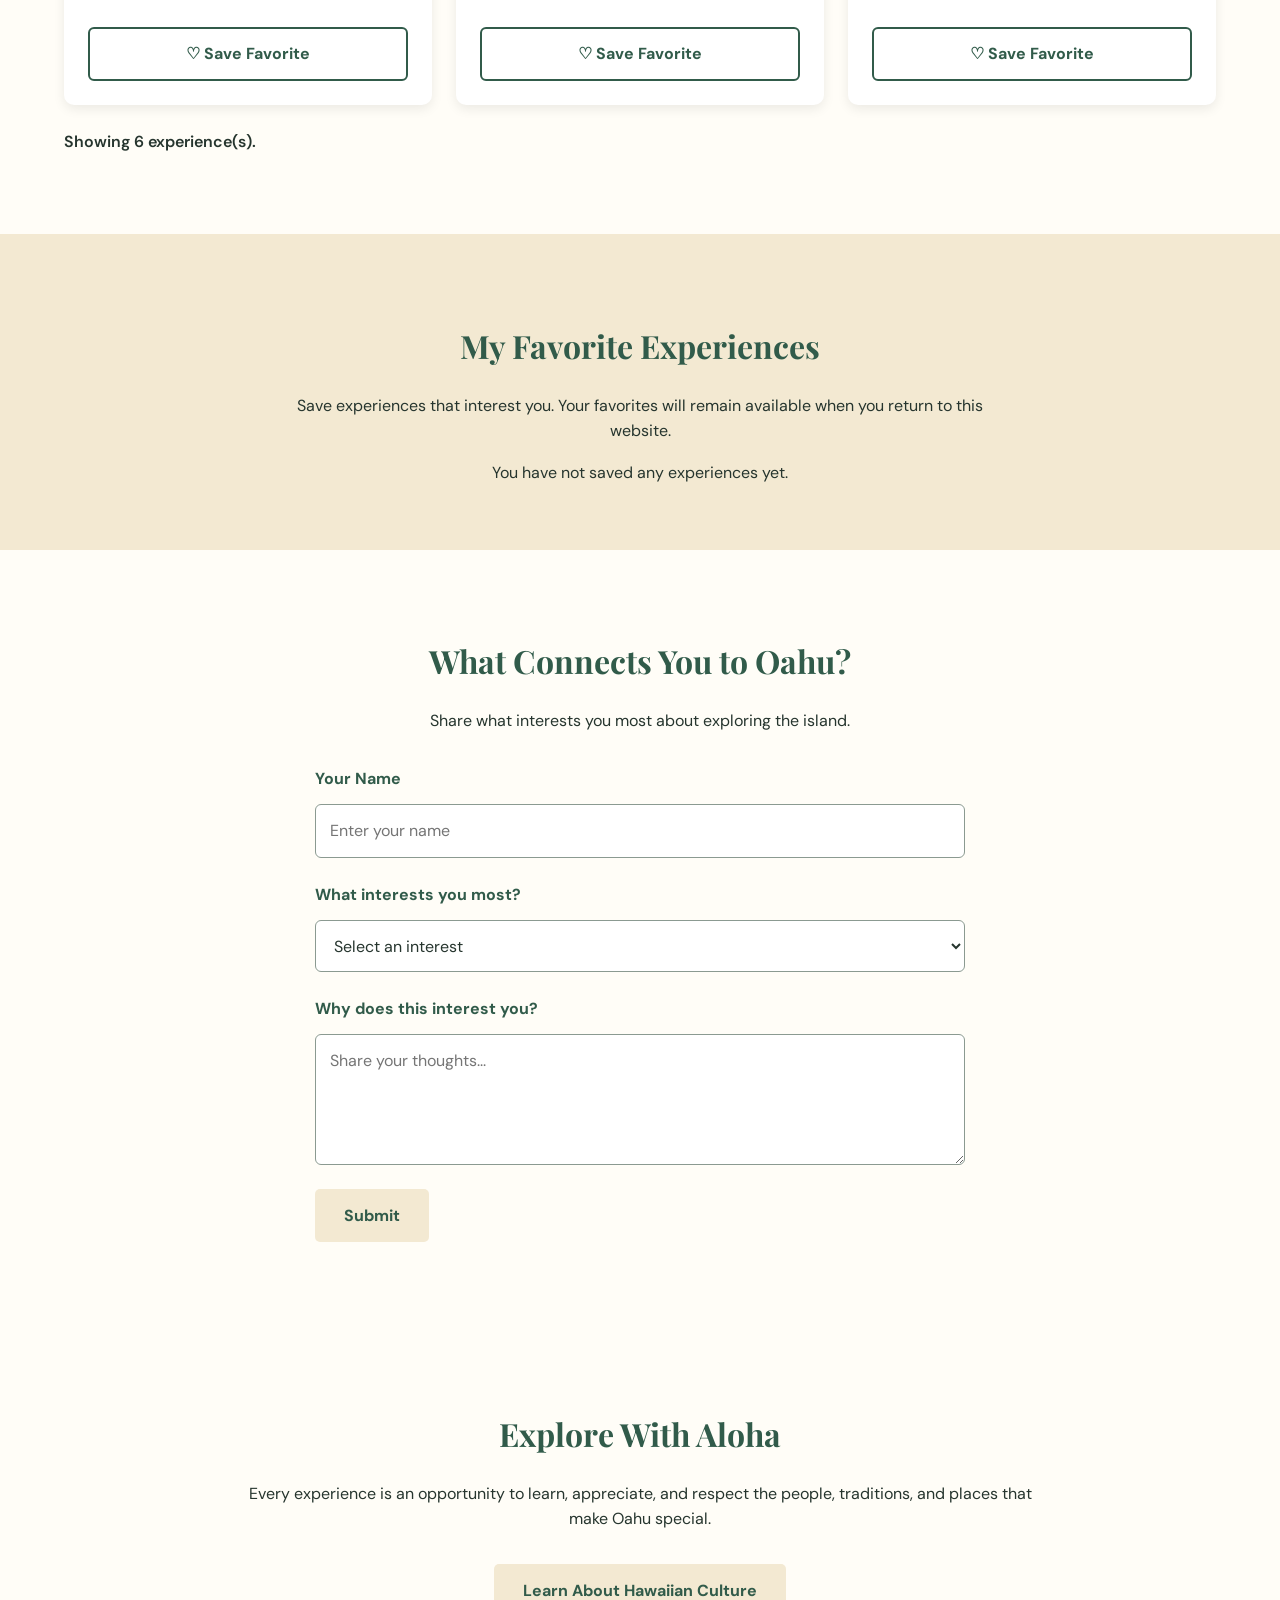
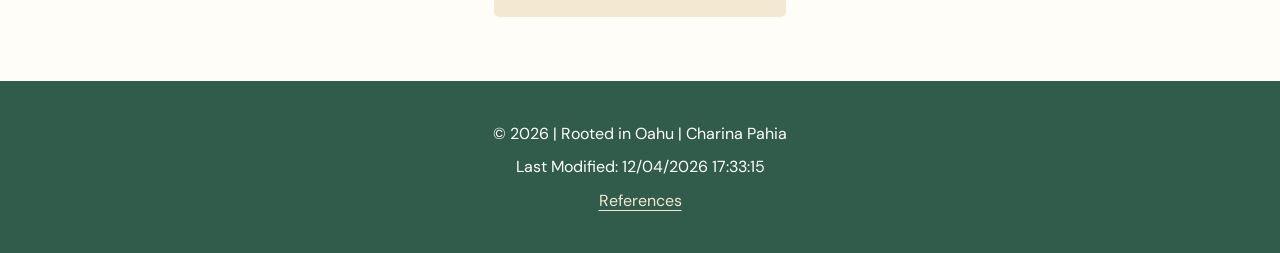
<file: project/explore.html>
<!DOCTYPE html>
<html lang="en-US">

<head>
    <meta charset="UTF-8">
    <meta name="viewport" content="width=device-width, initial-scale=1.0">

    <meta name="description"
        content="Explore Oahu through meaningful cultural experiences, natural landscapes, local food, and community traditions.">
    <meta name="author" content="Charina Pahia">

    <title>Rooted in Oahu | Explore Oahu</title>

    <!-- Google Fonts -->
    <link rel="preconnect" href="https://fonts.googleapis.com">
    <link rel="preconnect" href="https://fonts.gstatic.com" crossorigin>

    <link
        href="https://fonts.googleapis.com/css2?family=DM+Sans:wght@400;500;600;700&family=Playfair+Display:wght@600;700&display=swap"
        rel="stylesheet">

    <!-- CSS -->
    <link rel="stylesheet" href="styles/project.css">

    <!-- JavaScript -->
    <script src="scripts/project.js" defer></script>
    <script src="scripts/explore.js" defer></script>
</head>

<body>

    <!-- Header -->
    <header>
        <div class="header-container">

            <a href="index.html" class="logo">
                Rooted in Oahu
            </a>

            <button
                id="menu-button"
                type="button"
                aria-label="Toggle navigation"
                aria-expanded="false"
                aria-controls="primary-navigation">
                ☰
            </button>

            <nav id="primary-navigation" aria-label="Main navigation">
                <a href="index.html">Home</a>
                <a href="culture.html">Culture</a>
                <a href="explore.html" aria-current="page">Explore</a>
            </nav>

        </div>
    </header>

    <main>

        <!-- Explore Introduction -->
        <section class="introduction explore-intro">

            <h1>Explore Oahu</h1>

            <p>
                Experience Oahu beyond the usual tourist attractions.
                Discover meaningful connections to the land,
                Hawaiian culture, and local communities.
            </p>

            <p>
                Choose an experience that interests you and
                explore the island with curiosity and respect.
            </p>

        </section>

        <!-- Interactive Experience Section -->
        <section class="explore-section">

            <h2>Discover Island Experiences</h2>

            <p class="explore-description">
                Browse experiences by category and save
                your favorites to revisit later.
            </p>

            <!-- Category Filters -->
            <div class="filter-buttons" aria-label="Filter experiences">

                <button type="button" class="filter-btn active"
                    data-filter="all" aria-pressed="true">
                    All
                </button>

                <button type="button" class="filter-btn"
                    data-filter="land" aria-pressed="false">
                    Land
                </button>

                <button type="button" class="filter-btn"
                    data-filter="culture" aria-pressed="false">
                    Culture
                </button>

                <button type="button" class="filter-btn"
                    data-filter="food" aria-pressed="false">
                    Food
                </button>

            </div>

            <!-- Cards will be generated using JavaScript -->
            <div id="experience-container" class="explore-grid"></div>

            <p id="experience-count" aria-live="polite"></p>

        </section>

        <!-- Saved Favorites -->
        <section class="favorites-section">

            <h2>My Favorite Experiences</h2>

            <p>
                Save experiences that interest you.
                Your favorites will remain available
                when you return to this website.
            </p>

            <div id="favorites-container"></div>

        </section>

        <!-- Visitor Interest Form -->
        <section class="interest-section">

            <div class="interest-wrapper">

                <h2>What Connects You to Oahu?</h2>

                <p>
                    Share what interests you most about
                    exploring the island.
                </p>

                <form id="interest-form">

                    <label for="visitor-name">
                        Your Name
                    </label>

                    <input
                        type="text"
                        id="visitor-name"
                        name="visitor-name"
                        placeholder="Enter your name"
                        autocomplete="name"
                        required>

                    <label for="visitor-interest">
                        What interests you most?
                    </label>

                    <select
                        id="visitor-interest"
                        name="visitor-interest"
                        required>

                        <option value="">
                            Select an interest
                        </option>

                        <option value="land">
                            Nature &amp; Land
                        </option>

                        <option value="culture">
                            Hawaiian Culture
                        </option>

                        <option value="food">
                            Local Food
                        </option>

                    </select>

                    <label for="visitor-message">
                        Why does this interest you?
                    </label>

                    <textarea
                        id="visitor-message"
                        name="visitor-message"
                        rows="4"
                        placeholder="Share your thoughts..."
                        required></textarea>

                    <button type="submit" class="button">
                        Submit
                    </button>

                </form>

                <!-- JavaScript confirmation -->
                <p id="form-response" aria-live="polite"></p>

            </div>

        </section>

        <!-- Closing Section -->
        <section class="culture-feature">

            <h2>Explore With Aloha</h2>

            <p>
                Every experience is an opportunity to
                learn, appreciate, and respect the people,
                traditions, and places that make Oahu special.
            </p>

            <a href="culture.html" class="button">
                Learn About Hawaiian Culture
            </a>

        </section>

    </main>

    <!-- Footer -->
    <footer>

        <p>
            &copy; <span id="currentyear">2026</span>
            | Rooted in Oahu | Charina Pahia
        </p>

        <p id="lastModified"></p>

        <p>
            <a href="references.html">References</a>
        </p>

    </footer>

</body>
</html>
</file>
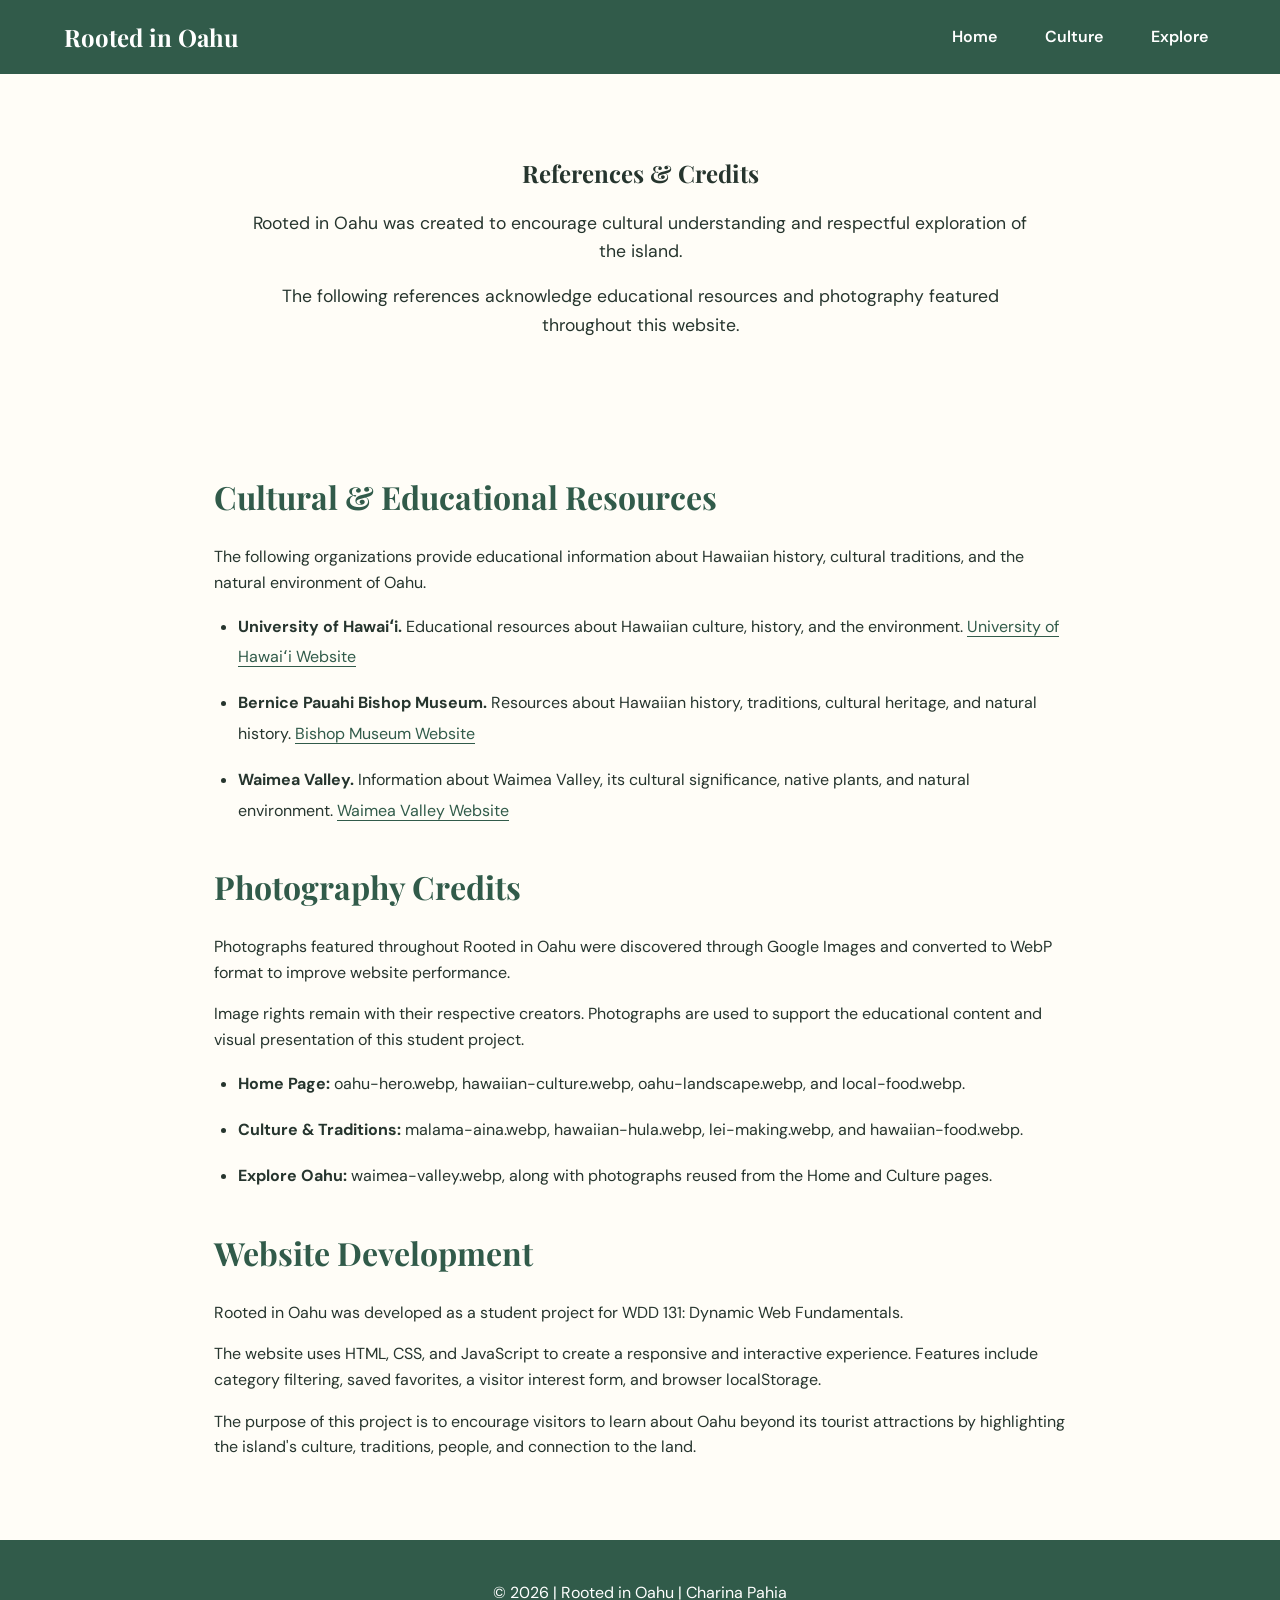
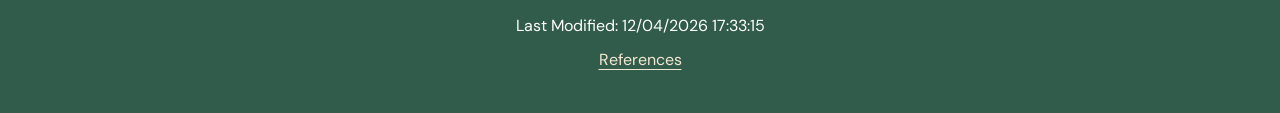
<file: project/references.html>
<!DOCTYPE html>
<html lang="en-US">

<head>
    <meta charset="UTF-8">
    <meta name="viewport" content="width=device-width, initial-scale=1.0">

    <meta name="description"
        content="References, educational resources, and photography credits for the Rooted in Oahu website.">

    <meta name="author" content="Charina Pahia">

    <title>Rooted in Oahu | References</title>

    <!-- Google Fonts -->
    <link rel="preconnect" href="https://fonts.googleapis.com">
    <link rel="preconnect" href="https://fonts.gstatic.com" crossorigin>

    <link
        href="https://fonts.googleapis.com/css2?family=DM+Sans:wght@400;500;600;700&family=Playfair+Display:wght@600;700&display=swap"
        rel="stylesheet">

    <!-- CSS -->
    <link rel="stylesheet" href="styles/project.css">

    <!-- JavaScript -->
    <script src="scripts/project.js" defer></script>
</head>

<body>

    <!-- Header -->
    <header>
        <div class="header-container">

            <a href="index.html" class="logo">
                Rooted in Oahu
            </a>

            <button
                id="menu-button"
                type="button"
                aria-label="Toggle navigation"
                aria-expanded="false"
                aria-controls="primary-navigation">
                ☰
            </button>

            <nav id="primary-navigation" aria-label="Main navigation">
                <a href="index.html">Home</a>
                <a href="culture.html">Culture</a>
                <a href="explore.html">Explore</a>
            </nav>

        </div>
    </header>

    <!-- Main Content -->
    <main>

        <!-- Introduction -->
        <section class="introduction">

            <h1>References &amp; Credits</h1>

            <p>
                Rooted in Oahu was created to encourage
                cultural understanding and respectful
                exploration of the island.
            </p>

            <p>
                The following references acknowledge
                educational resources and photography
                featured throughout this website.
            </p>

        </section>

        <!-- References -->
        <section class="references-section">

            <h2>Cultural &amp; Educational Resources</h2>

            <p>
                The following organizations provide
                educational information about Hawaiian
                history, cultural traditions, and the
                natural environment of Oahu.
            </p>

            <ul class="reference-list">

                <li>
                    <strong>University of Hawaiʻi.</strong>
                    Educational resources about Hawaiian
                    culture, history, and the environment.
                    <a
                        href="https://www.hawaii.edu/"
                        target="_blank"
                        rel="noopener noreferrer">
                        University of Hawaiʻi Website
                    </a>
                </li>

                <li>
                    <strong>Bernice Pauahi Bishop Museum.</strong>
                    Resources about Hawaiian history,
                    traditions, cultural heritage, and
                    natural history.
                    <a
                        href="https://www.bishopmuseum.org/"
                        target="_blank"
                        rel="noopener noreferrer">
                        Bishop Museum Website
                    </a>
                </li>

                <li>
                    <strong>Waimea Valley.</strong>
                    Information about Waimea Valley,
                    its cultural significance, native
                    plants, and natural environment.
                    <a
                        href="https://www.waimeavalley.net/"
                        target="_blank"
                        rel="noopener noreferrer">
                        Waimea Valley Website
                    </a>
                </li>

            </ul>

            <!-- Photography -->
            <h2>Photography Credits</h2>

            <p>
                Photographs featured throughout Rooted
                in Oahu were discovered through Google
                Images and converted to WebP format to
                improve website performance.
            </p>

            <p>
                Image rights remain with their respective
                creators. Photographs are used to support
                the educational content and visual
                presentation of this student project.
            </p>

            <ul class="reference-list">

                <li>
                    <strong>Home Page:</strong>
                    oahu-hero.webp,
                    hawaiian-culture.webp,
                    oahu-landscape.webp,
                    and local-food.webp.
                </li>

                <li>
                    <strong>Culture &amp; Traditions:</strong>
                    malama-aina.webp,
                    hawaiian-hula.webp,
                    lei-making.webp,
                    and hawaiian-food.webp.
                </li>

                <li>
                    <strong>Explore Oahu:</strong>
                    waimea-valley.webp,
                    along with photographs reused
                    from the Home and Culture pages.
                </li>

            </ul>

            <!-- Website Development -->
            <h2>Website Development</h2>

            <p>
                Rooted in Oahu was developed as a student
                project for WDD 131: Dynamic Web Fundamentals.
            </p>

            <p>
                The website uses HTML, CSS, and JavaScript
                to create a responsive and interactive
                experience. Features include category
                filtering, saved favorites, a visitor
                interest form, and browser localStorage.
            </p>

            <p>
                The purpose of this project is to
                encourage visitors to learn about Oahu
                beyond its tourist attractions by
                highlighting the island's culture,
                traditions, people, and connection
                to the land.
            </p>

        </section>

    </main>

    <!-- Footer -->
    <footer>

        <p>
            &copy;
            <span id="currentyear">2026</span>
            | Rooted in Oahu | Charina Pahia
        </p>

        <p id="lastModified"></p>

        <p>
            <a href="references.html">References</a>
        </p>

    </footer>

</body>
</html>
</file>
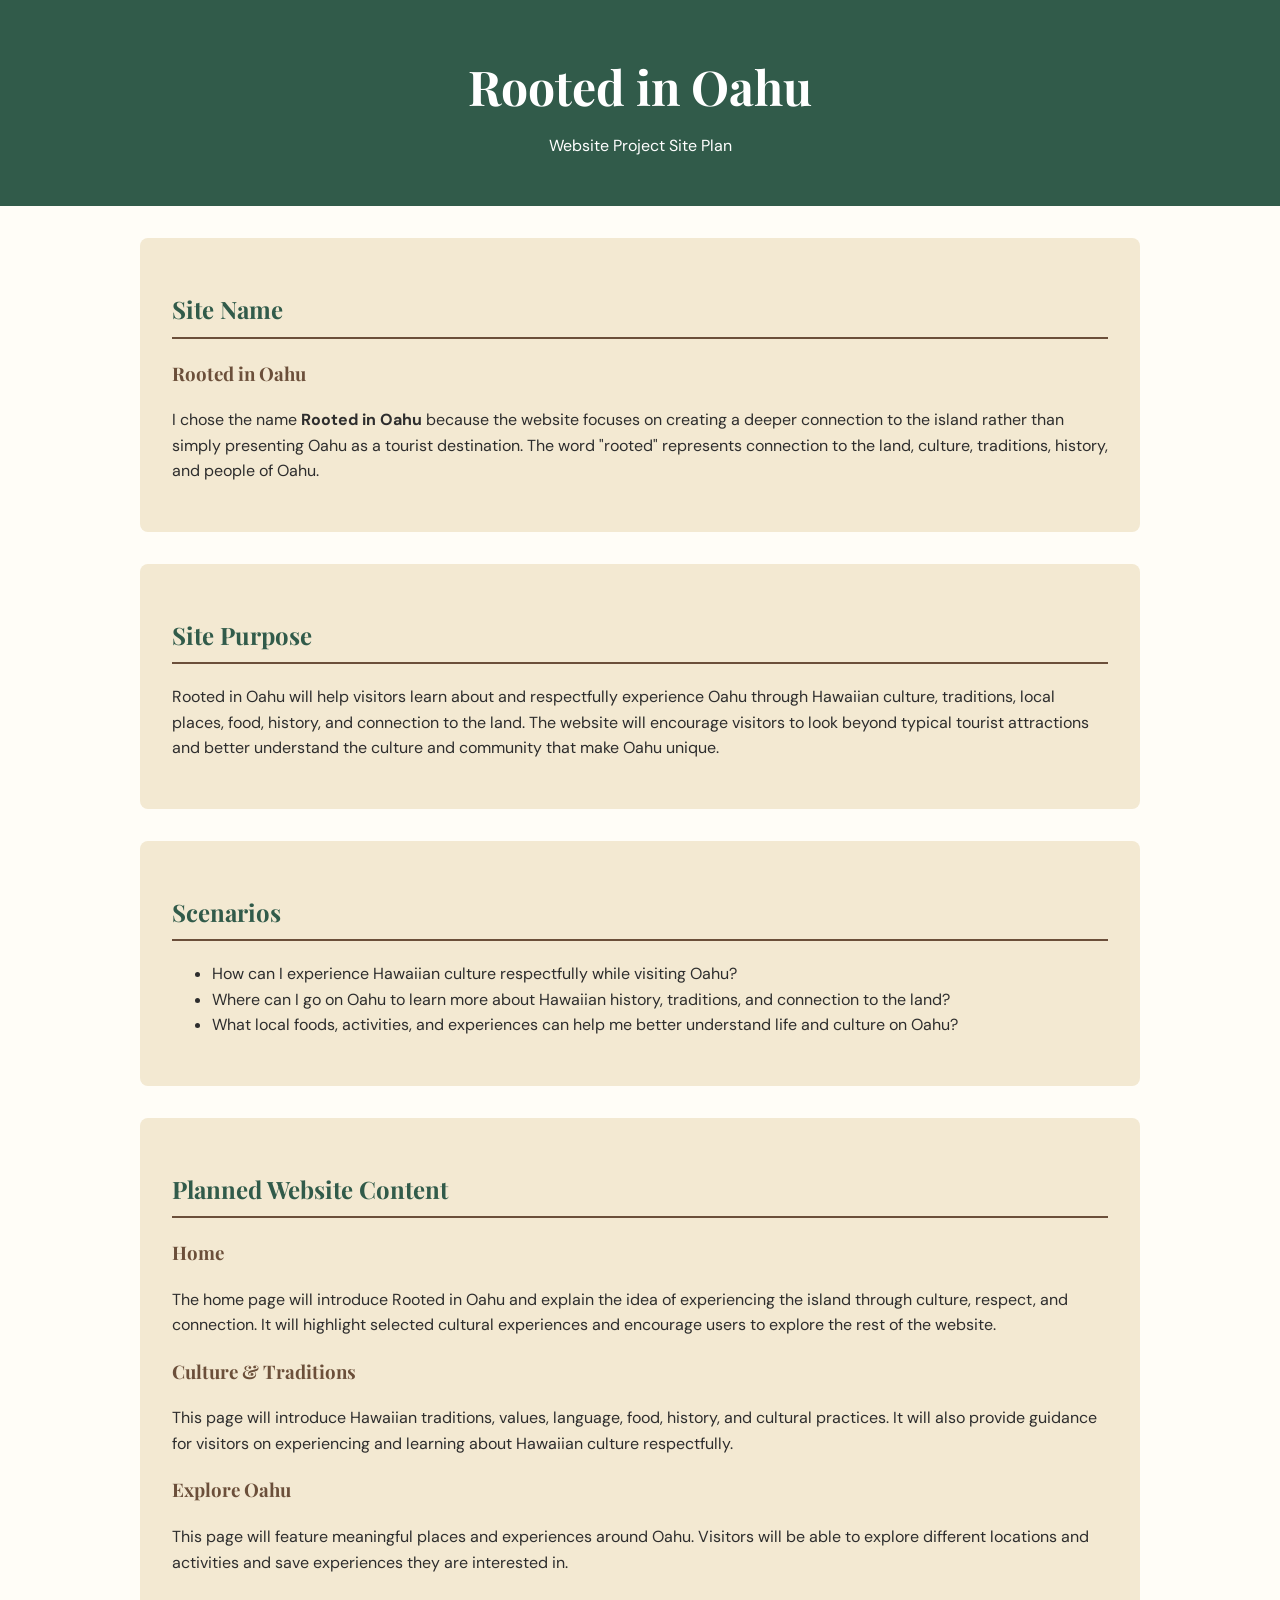
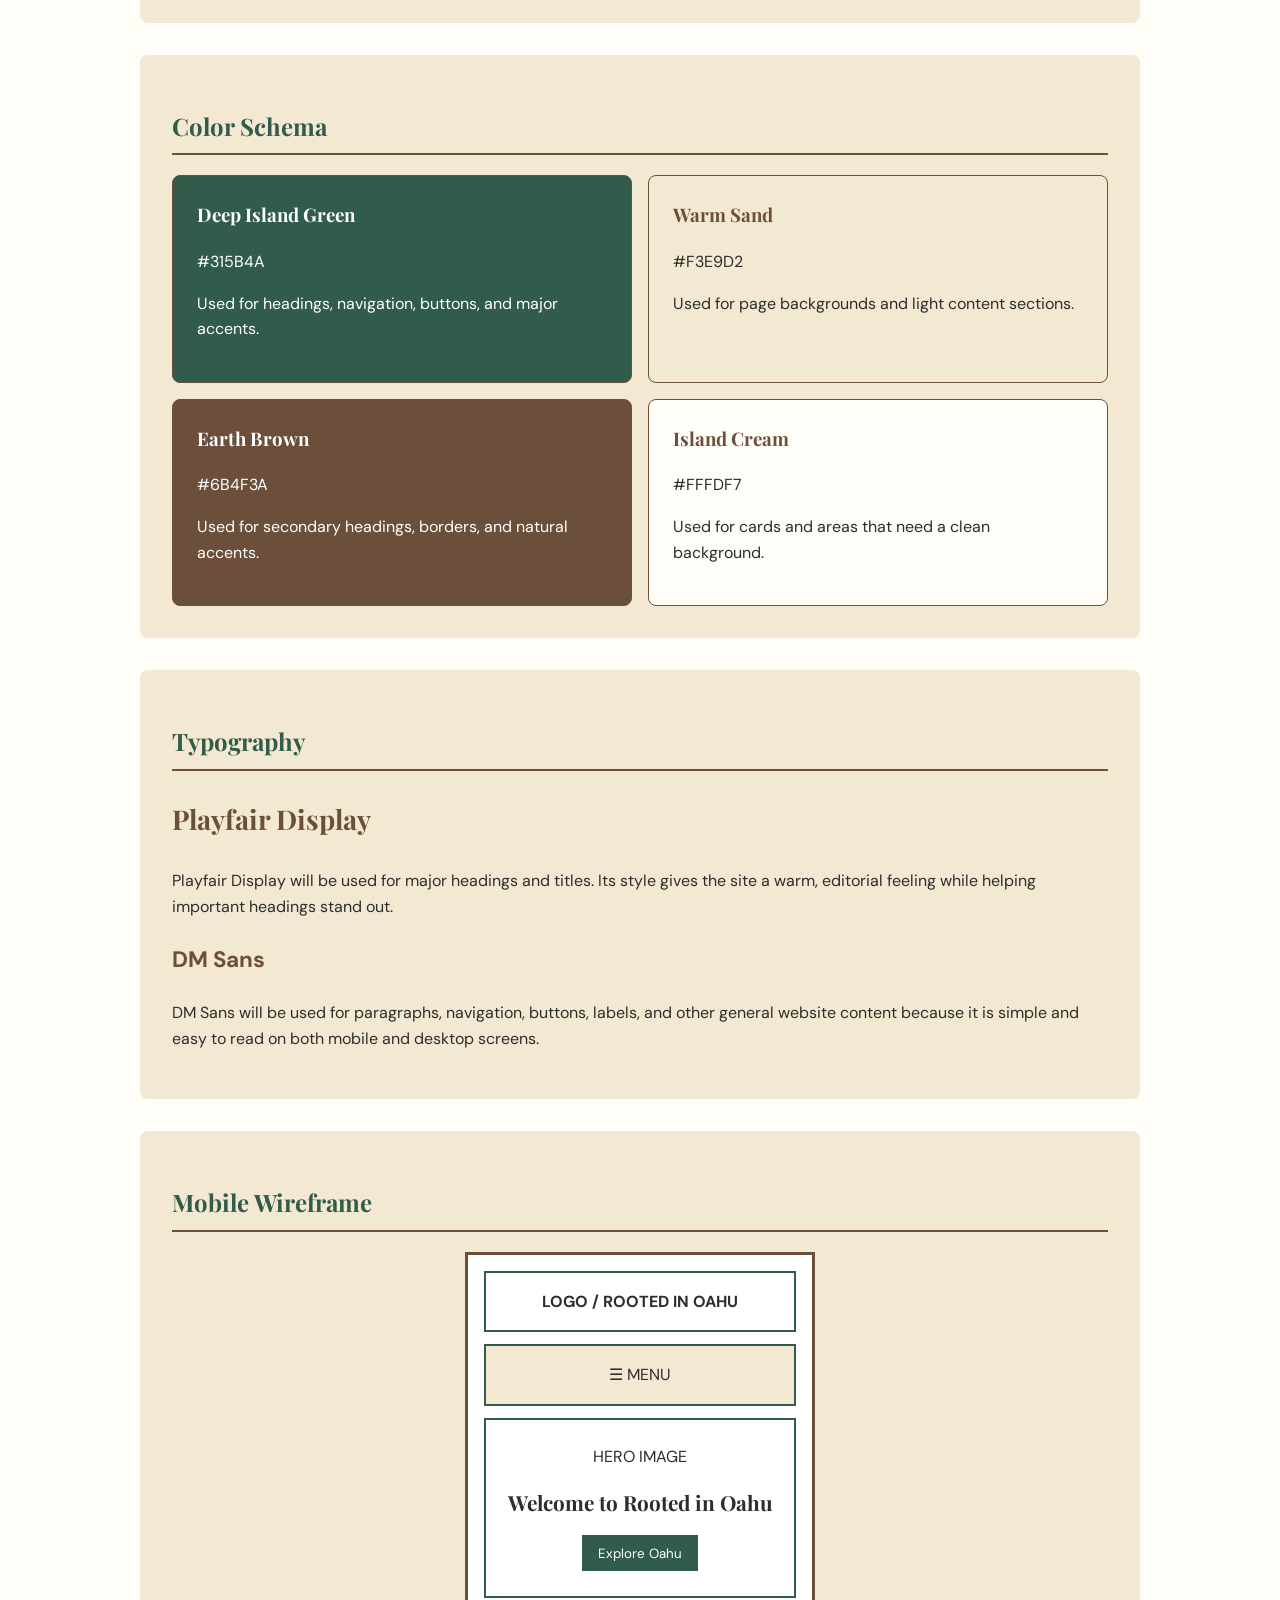
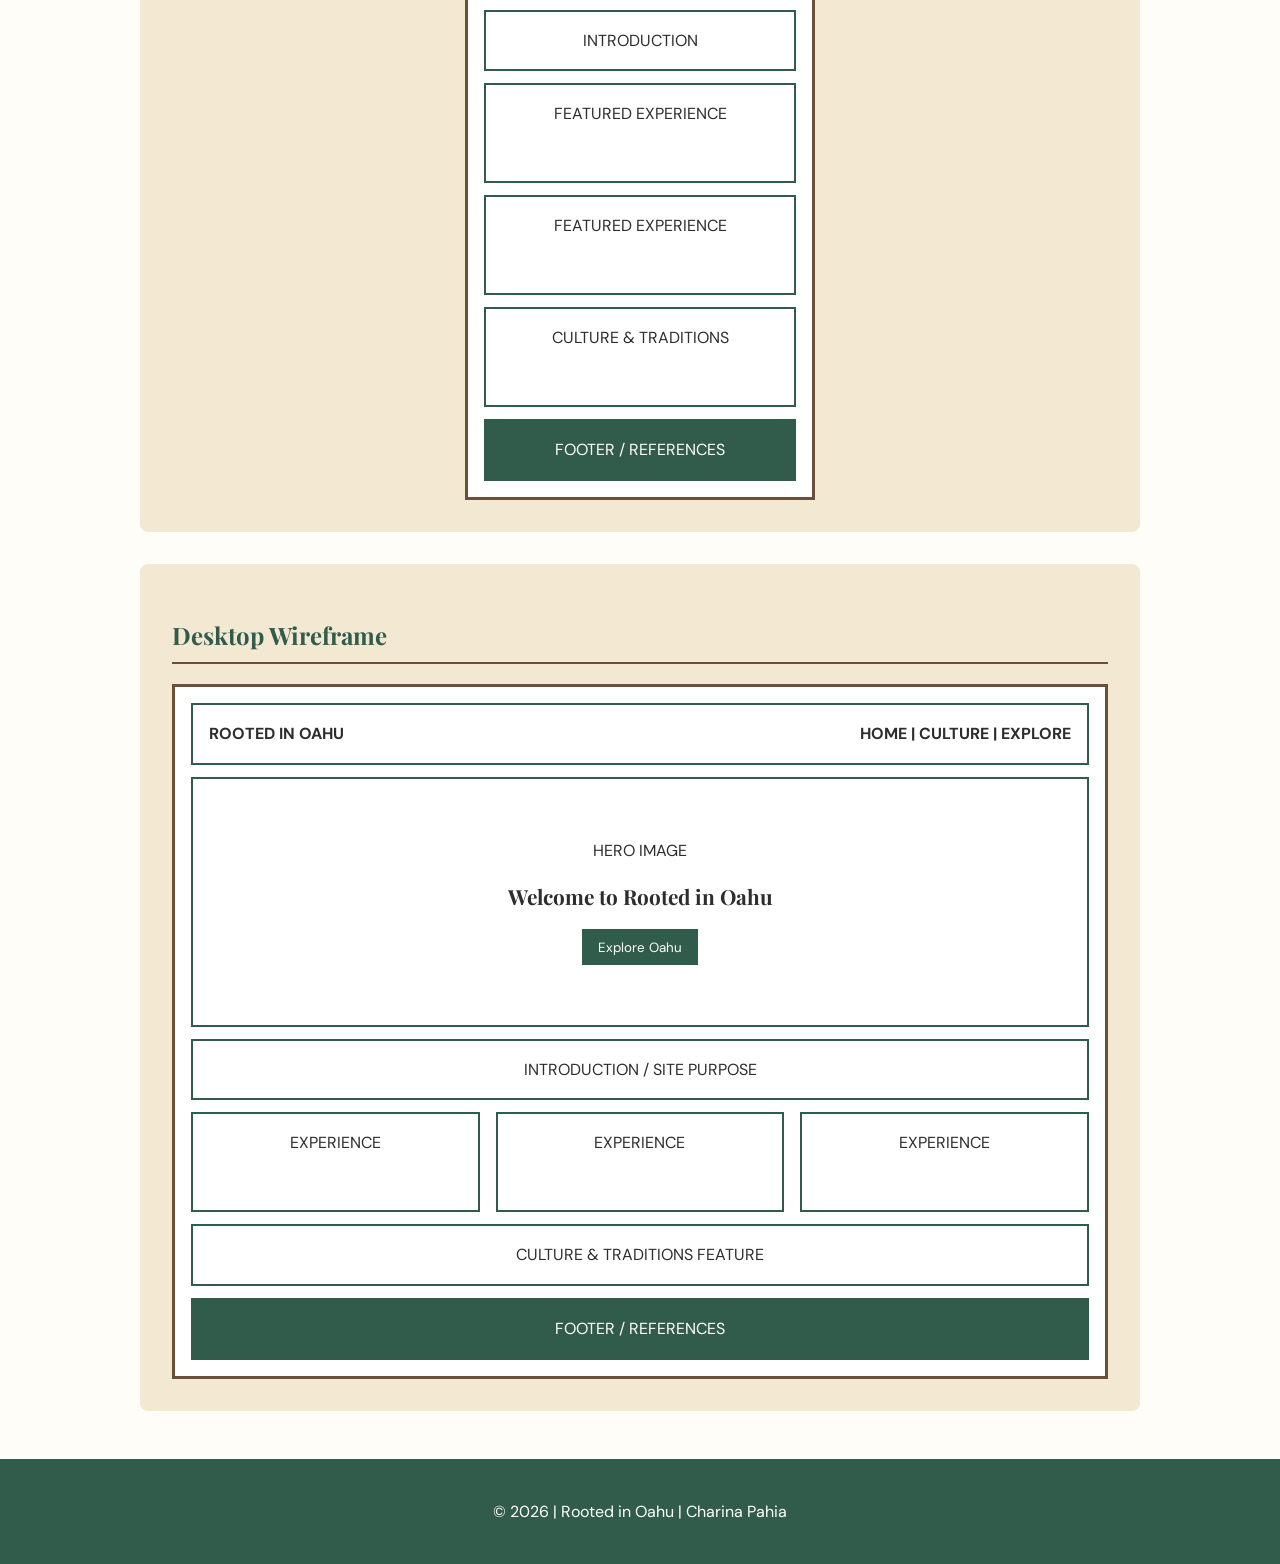
<file: project/siteplan.html>
<!DOCTYPE html>
<html lang="en-US">

<head>
    <meta charset="UTF-8">
    <meta name="viewport" content="width=device-width, initial-scale=1.0">

    <meta name="description"
        content="Site plan for Rooted in Oahu, a website focused on Hawaiian culture, traditions, local experiences, and respectful connection to the island of Oahu.">
    <meta name="author" content="Charina Pahia">

    <title>Rooted in Oahu | Site Plan</title>

    <link rel="preconnect" href="https://fonts.googleapis.com">
    <link rel="preconnect" href="https://fonts.gstatic.com" crossorigin>
    <link
        href="https://fonts.googleapis.com/css2?family=DM+Sans:wght@400;500;600;700&family=Playfair+Display:wght@600;700&display=swap"
        rel="stylesheet">

    <link rel="stylesheet" href="styles/siteplan.css">
</head>

<body>

    <header>
        <h1>Rooted in Oahu</h1>
        <p>Website Project Site Plan</p>
    </header>

    <main>

        <section>
            <h2>Site Name</h2>

            <h3>Rooted in Oahu</h3>

            <p>
                I chose the name <strong>Rooted in Oahu</strong> because the website
                focuses on creating a deeper connection to the island rather than
                simply presenting Oahu as a tourist destination. The word "rooted"
                represents connection to the land, culture, traditions, history,
                and people of Oahu.
            </p>
        </section>

        <section>
            <h2>Site Purpose</h2>

            <p>
                Rooted in Oahu will help visitors learn about and respectfully
                experience Oahu through Hawaiian culture, traditions, local places,
                food, history, and connection to the land. The website will encourage
                visitors to look beyond typical tourist attractions and better
                understand the culture and community that make Oahu unique.
            </p>
        </section>

        <section>
            <h2>Scenarios</h2>

            <ul>
                <li>
                    How can I experience Hawaiian culture respectfully while
                    visiting Oahu?
                </li>

                <li>
                    Where can I go on Oahu to learn more about Hawaiian history,
                    traditions, and connection to the land?
                </li>

                <li>
                    What local foods, activities, and experiences can help me
                    better understand life and culture on Oahu?
                </li>
            </ul>
        </section>

        <section>
            <h2>Planned Website Content</h2>

            <h3>Home</h3>
            <p>
                The home page will introduce Rooted in Oahu and explain the idea
                of experiencing the island through culture, respect, and connection.
                It will highlight selected cultural experiences and encourage users
                to explore the rest of the website.
            </p>

            <h3>Culture & Traditions</h3>
            <p>
                This page will introduce Hawaiian traditions, values, language,
                food, history, and cultural practices. It will also provide guidance
                for visitors on experiencing and learning about Hawaiian culture
                respectfully.
            </p>

            <h3>Explore Oahu</h3>
            <p>
                This page will feature meaningful places and experiences around
                Oahu. Visitors will be able to explore different locations and
                activities and save experiences they are interested in.
            </p>
        </section>

        <section>
            <h2>Color Schema</h2>

            <div class="color-grid">

                <div class="color-card green">
                    <h3>Deep Island Green</h3>
                    <p>#315B4A</p>
                    <p>
                        Used for headings, navigation, buttons, and major accents.
                    </p>
                </div>

                <div class="color-card sand">
                    <h3>Warm Sand</h3>
                    <p>#F3E9D2</p>
                    <p>
                        Used for page backgrounds and light content sections.
                    </p>
                </div>

                <div class="color-card brown">
                    <h3>Earth Brown</h3>
                    <p>#6B4F3A</p>
                    <p>
                        Used for secondary headings, borders, and natural accents.
                    </p>
                </div>

                <div class="color-card cream">
                    <h3>Island Cream</h3>
                    <p>#FFFDF7</p>
                    <p>
                        Used for cards and areas that need a clean background.
                    </p>
                </div>

            </div>
        </section>

        <section>
            <h2>Typography</h2>

            <h3 class="heading-font">Playfair Display</h3>
            <p>
                Playfair Display will be used for major headings and titles. Its
                style gives the site a warm, editorial feeling while helping
                important headings stand out.
            </p>

            <h3 class="body-font">DM Sans</h3>
            <p>
                DM Sans will be used for paragraphs, navigation, buttons, labels,
                and other general website content because it is simple and easy
                to read on both mobile and desktop screens.
            </p>
        </section>

        <section>
            <h2>Mobile Wireframe</h2>

            <div class="wireframe mobile-wireframe">

                <div class="wire-header">
                    LOGO / ROOTED IN OAHU
                </div>

                <div class="wire-nav">
                    ☰ MENU
                </div>

                <div class="wire-hero">
                    HERO IMAGE
                    <span>Welcome to Rooted in Oahu</span>
                    <button type="button">Explore Oahu</button>
                </div>

                <div class="wire-content">
                    INTRODUCTION
                </div>

                <div class="wire-card">
                    FEATURED EXPERIENCE
                </div>

                <div class="wire-card">
                    FEATURED EXPERIENCE
                </div>

                <div class="wire-card">
                    CULTURE & TRADITIONS
                </div>

                <div class="wire-footer">
                    FOOTER / REFERENCES
                </div>

            </div>
        </section>

        <section>
            <h2>Desktop Wireframe</h2>

            <div class="wireframe desktop-wireframe">

                <div class="wire-header desktop-header">
                    <span>ROOTED IN OAHU</span>
                    <span>HOME | CULTURE | EXPLORE</span>
                </div>

                <div class="wire-hero desktop-hero">
                    HERO IMAGE
                    <span>Welcome to Rooted in Oahu</span>
                    <button type="button">Explore Oahu</button>
                </div>

                <div class="wire-content">
                    INTRODUCTION / SITE PURPOSE
                </div>

                <div class="desktop-cards">
                    <div class="wire-card">
                        EXPERIENCE
                    </div>

                    <div class="wire-card">
                        EXPERIENCE
                    </div>

                    <div class="wire-card">
                        EXPERIENCE
                    </div>
                </div>

                <div class="wire-content">
                    CULTURE & TRADITIONS FEATURE
                </div>

                <div class="wire-footer">
                    FOOTER / REFERENCES
                </div>

            </div>
        </section>

    </main>

    <footer>
        <p>&copy; 2026 | Rooted in Oahu | Charina Pahia</p>
    </footer>

</body>

</html>
</file>
<file: styles/base.css>
:root {
    --primary-color: #315c4c;
    --secondary-color: #e7d8b1;
    --accent-color: #f4efe3;
    --text-color: #222222;
    --light-color: #ffffff;
    --hover-color: #d9c28f;
}

* {
    box-sizing: border-box;
}

body {
    margin: 0;
    font-family: "Roboto", sans-serif;
    color: var(--text-color);
    background-color: var(--accent-color);
}

/* Header */

header {
    background-color: var(--primary-color);
    color: var(--light-color);
}

#course-title {
    display: block;
    text-align: center;
    padding: 1.5rem;
    font-family: "Montserrat", sans-serif;
    font-size: 1.6rem;
    font-weight: 700;
}

/* Navigation */

nav {
    display: flex;
    justify-content: space-around;
    background-color: #1f3e34;
}

nav a {
    flex: 1;
    padding: 1rem;
    color: var(--light-color);
    text-align: center;
    text-decoration: none;
    font-weight: 600;
}

nav a:hover {
    background-color: var(--secondary-color);
    color: var(--text-color);
}

/* Main */

main {
    max-width: 1100px;
    margin: 0 auto;
    padding: 1rem;

    display: grid;
    grid-template-columns: 2fr 1fr;
    gap: 1rem;
}

h1 {
    grid-column: 1 / -1;
    text-align: center;
    font-family: "Montserrat", sans-serif;
    color: var(--primary-color);
}

/* Cards */

.card {
    background-color: var(--light-color);
    border: 1px solid #cccccc;
    border-radius: 10px;
    overflow: hidden;
    box-shadow: 0 2px 6px rgb(0 0 0 / 15%);
}

.card h2 {
    margin: 0;
    padding: 0.8rem;
    background-color: var(--primary-color);
    color: var(--light-color);
    text-align: center;
    font-family: "Montserrat", sans-serif;
}

.card h3 {
    margin: 1rem 2rem 0.5rem;
    padding-bottom: 0.5rem;
    text-align: center;
    border-bottom: 1px solid #aaaaaa;
    font-family: "Montserrat", sans-serif;
}

.card p {
    line-height: 1.6;
}

/* About Me */

.about-content {
    display: flex;
    gap: 1rem;
    align-items: flex-start;
    padding: 1.5rem;
}

.about-content img {
    width: 150px;
    height: auto;
    border-radius: 8px;
}

.about-content p {
    margin: 0;
}

/* Location */

.location-content {
    display: flex;
    gap: 1rem;
    align-items: center;
    padding: 1rem 1.5rem 1.5rem;
}

.location-content img {
    width: 160px;
    height: auto;
    border-radius: 6px;
}

/* Resource Links */

.card ul {
    padding: 2rem 2rem 2rem 3rem;
    line-height: 2;
}

.card li a {
    color: var(--primary-color);
}

.card li a:hover {
    color: #8b5e20;
}

/* Footer */

footer {
    margin-top: 1rem;
    padding: 1rem;
    background-color: var(--primary-color);
    color: var(--light-color);
    text-align: center;
}

footer p {
    margin: 0.4rem;
}

#lastModified {
    color: #f4df9b;
    font-size: 0.9rem;
}

/* Responsive layout */

@media (max-width: 700px) {
    main {
        grid-template-columns: 1fr;
    }

    nav {
        flex-direction: column;
    }

    .about-content,
    .location-content {
        flex-direction: column;
        align-items: center;
    }
}
</file>
<file: project/styles/project.css>
/* =========================================
   Rooted in Oahu - Main Stylesheet
   ========================================= */

/* Color Palette */
:root {
    --island-green: #315B4A;
    --warm-sand: #F3E9D2;
    --earth-brown: #6B4F3A;
    --island-cream: #FFFDF7;
    --text-dark: #26352E;
    --white: #FFFFFF;
}

/* Global Styles */
* {
    box-sizing: border-box;
}

html {
    scroll-behavior: smooth;
}

body {
    margin: 0;
    font-family: "DM Sans", sans-serif;
    color: var(--text-dark);
    background-color: var(--island-cream);
    line-height: 1.6;
}

h1,
h2,
h3 {
    font-family: "Playfair Display", serif;
    line-height: 1.3;
}

h2 {
    color: var(--island-green);
    font-size: 2rem;
}

a {
    color: var(--island-green);
}

img {
    display: block;
    max-width: 100%;
    height: auto;
}

/* =========================================
   Header and Navigation
   ========================================= */

header {
    background-color: var(--island-green);
    color: var(--white);
}

.header-container {
    max-width: 1200px;
    margin: auto;
    padding: 1rem 1.5rem;
    display: flex;
    align-items: center;
    justify-content: space-between;
    flex-wrap: wrap;
}

.logo {
    color: var(--white);
    text-decoration: none;
    font-family: "Playfair Display", serif;
    font-size: 1.5rem;
    font-weight: 700;
}

nav {
    display: flex;
    gap: 2rem;
}

nav a {
    color: var(--white);
    text-decoration: none;
    font-weight: 600;
    padding: 0.5rem;
}

nav a:hover,
nav a[aria-current="page"] {
    text-decoration: underline;
    text-underline-offset: 6px;
}

#menu-button {
    display: none;
    background: transparent;
    border: 1px solid var(--white);
    color: var(--white);
    font-size: 1.5rem;
    padding: 0.25rem 0.7rem;
    cursor: pointer;
}

/* =========================================
   Homepage Hero
   ========================================= */

.hero {
    min-height: 520px;
    display: flex;
    align-items: center;
    justify-content: center;
    padding: 4rem 1.5rem;
    text-align: center;

    background:
        linear-gradient(
            rgba(20, 45, 35, 0.65),
            rgba(20, 45, 35, 0.65)
        ),
        url("../images/oahu-hero.webp")
        center / cover no-repeat;

    color: var(--white);
}

.hero-content {
    max-width: 750px;
}

.hero h1 {
    font-size: clamp(2.5rem, 6vw, 4.5rem);
    margin-bottom: 1rem;
}

.hero p {
    font-size: 1.2rem;
    margin-bottom: 2rem;
}

/* Buttons */
.button {
    display: inline-block;
    background-color: var(--warm-sand);
    color: var(--island-green);
    padding: 0.85rem 1.8rem;
    border-radius: 5px;
    text-decoration: none;
    font-weight: 700;
    transition: background-color 0.2s ease;
}

.button:hover {
    background-color: var(--white);
}

.button:focus-visible,
nav a:focus-visible,
#menu-button:focus-visible,
a:focus-visible {
    outline: 3px solid var(--earth-brown);
    outline-offset: 3px;
}

/* =========================================
   Introduction Sections
   ========================================= */

.introduction {
    max-width: 850px;
    margin: auto;
    padding: 4rem 1.5rem;
    text-align: center;
}

.introduction p {
    font-size: 1.1rem;
}

/* =========================================
   Featured Sections and Cards
   ========================================= */

.featured {
    background-color: var(--warm-sand);
    padding: 4rem 1.5rem;
    text-align: center;
}

.featured > p {
    max-width: 800px;
    margin: 1rem auto 2rem;
}

.card-container {
    max-width: 1200px;
    margin: 2rem auto 0;
    display: grid;
    grid-template-columns: repeat(3, minmax(0, 1fr));
    gap: 1.5rem;
}

.experience-card {
    background-color: var(--island-cream);
    border-radius: 10px;
    overflow: hidden;
    text-align: left;
    box-shadow: 0 4px 12px rgba(0, 0, 0, 0.08);
    padding-bottom: 1.5rem;
}

.experience-card img {
    width: 100%;
    height: 220px;
    object-fit: cover;
}

.experience-card h3 {
    color: var(--earth-brown);
    font-size: 1.4rem;
    margin: 1.25rem 1.25rem 0.5rem;
}

.experience-card p {
    margin: 0.5rem 1.25rem 1rem;
}

.experience-card a {
    display: inline-block;
    margin: 0 1.25rem;
    font-weight: 700;
    text-underline-offset: 4px;
}

/* Cards Without Images */
.experience-card:not(:has(img)) {
    padding-top: 1rem;
}

/* =========================================
   Homepage Culture Feature
   ========================================= */

.culture-feature {
    max-width: 850px;
    margin: auto;
    padding: 4rem 1.5rem;
    text-align: center;
}

.culture-feature p {
    margin-bottom: 2rem;
}

/* =========================================
   Culture Page
   ========================================= */

.culture-intro h1 {
    color: var(--island-green);
    font-size: clamp(2.2rem, 5vw, 3.5rem);
    margin-bottom: 1.5rem;
}

/* Wider sections for photo layouts */
.culture-wide {
    max-width: 1100px;
}

/* Hawaiian Values Cards */
.culture-card-content {
    padding-top: 0.25rem;
}

/* Hula and Lei Making Photos */
.culture-photo-grid {
    display: grid;
    grid-template-columns: repeat(2, minmax(0, 1fr));
    gap: 1.5rem;
    margin-top: 2rem;
}

.culture-photo-grid figure {
    margin: 0;
}

.culture-photo-grid img {
    width: 100%;
    height: 280px;
    object-fit: cover;
    border-radius: 10px;
}

/* Traditional Hawaiian Food */
.culture-food-photo {
    max-width: 650px;
    margin: 2rem auto 0;
}

.culture-food-photo img {
    width: 100%;
    height: 320px;
    object-fit: cover;
    border-radius: 10px;
}

/* Photo Captions */
.culture-photo-grid figcaption,
.culture-food-photo figcaption {
    margin-top: 0.75rem;
    text-align: center;
    font-weight: 600;
    color: var(--earth-brown);
}

/* =========================================
   Footer
   ========================================= */

footer {
    background-color: var(--island-green);
    color: var(--white);
    text-align: center;
    padding: 2rem 1rem;
}

footer p {
    margin: 0.5rem 0;
}

footer a {
    color: var(--warm-sand);
    text-underline-offset: 4px;
}

/* =========================================
   Tablet Layout
   ========================================= */

@media (max-width: 900px) {

    .card-container {
        grid-template-columns: repeat(2, minmax(0, 1fr));
    }

    .culture-photo-grid img {
        height: 240px;
    }

}

/* =========================================
   Mobile Layout
   ========================================= */

@media (max-width: 600px) {

    .header-container {
        padding: 1rem;
    }

    .logo {
        font-size: 1.3rem;
    }

    #menu-button {
        display: block;
    }

    nav {
        display: none;
        flex-direction: column;
        width: 100%;
        gap: 0;
        margin-top: 1rem;
    }

    nav.open {
        display: flex;
    }

    nav a {
        padding: 0.85rem;
        border-top: 1px solid rgba(255, 255, 255, 0.25);
    }

    /* Homepage Hero */
    .hero {
        min-height: 420px;
        padding: 3rem 1rem;
    }

    .hero p {
        font-size: 1rem;
    }

    h2 {
        font-size: 1.7rem;
    }

    /* Cards */
    .card-container {
        grid-template-columns: 1fr;
    }

    .experience-card img {
        height: 200px;
    }

    /* Section Spacing */
    .introduction,
    .featured,
    .culture-feature {
        padding: 3rem 1rem;
    }

    /* Culture Photo Grid */
    .culture-photo-grid {
        grid-template-columns: 1fr;
    }

    .culture-photo-grid img {
        height: 220px;
    }

    .culture-food-photo img {
        height: 240px;
    }

}

/* =========================================
   Accessibility
   ========================================= */

@media (prefers-reduced-motion: reduce) {

    html {
        scroll-behavior: auto;
    }

    .button {
        transition: none;
    }

}
/* =========================================
   Explore Oahu Page
   ========================================= */

.explore-intro h1 {
    color: var(--island-green);
    font-size: clamp(2.2rem, 5vw, 3.5rem);
}

.explore-section,
.favorites-section,
.interest-section {
    padding: 4rem 1.5rem;
}

.explore-section {
    max-width: 1200px;
    margin: 0 auto;
}

.explore-description {
    margin-bottom: 1.5rem;
}

/* Category Filters */
.filter-buttons {
    display: flex;
    flex-wrap: wrap;
    gap: 0.75rem;
    margin-bottom: 2rem;
}

.filter-btn {
    padding: 0.7rem 1.4rem;
    background: var(--island-cream);
    color: var(--island-green);
    border: 2px solid var(--island-green);
    border-radius: 6px;
    font: inherit;
    font-weight: 600;
    cursor: pointer;
}

.filter-btn:hover,
.filter-btn.active {
    background: var(--island-green);
    color: var(--white);
}

/* Experience Cards */
.explore-grid {
    display: grid;
    grid-template-columns: repeat(3, minmax(0, 1fr));
    gap: 1.5rem;
}

.explore-card {
    background: var(--white);
    border-radius: 10px;
    overflow: hidden;
    box-shadow: 0 4px 12px rgba(0, 0, 0, 0.08);
    display: flex;
    flex-direction: column;
}

.explore-card img {
    width: 100%;
    height: 220px;
    object-fit: cover;
}

.explore-card-content {
    padding: 1.5rem;
    display: flex;
    flex-direction: column;
    flex: 1;
}

.explore-card h3 {
    color: var(--earth-brown);
    margin: 0 0 0.75rem;
    font-size: 1.4rem;
}

.explore-card p {
    margin: 0 0 1.5rem;
}

/* Favorite Buttons */
.favorite-btn {
    margin-top: auto;
    padding: 0.75rem 1rem;
    border: 2px solid var(--island-green);
    border-radius: 6px;
    background: var(--white);
    color: var(--island-green);
    font: inherit;
    font-weight: 700;
    cursor: pointer;
}

.favorite-btn:hover,
.favorite-btn[aria-pressed="true"] {
    background: var(--island-green);
    color: var(--white);
}

#experience-count {
    margin-top: 1.5rem;
    font-weight: 600;
}

/* Saved Favorites */
.favorites-section {
    background: var(--warm-sand);
    text-align: center;
}

.favorites-section > p {
    max-width: 700px;
    margin: 1rem auto;
}

.favorites-list {
    max-width: 600px;
    margin: 1.5rem auto;
    text-align: left;
    line-height: 2;
}

/* Visitor Interest Form */
.interest-wrapper {
    max-width: 650px;
    margin: 0 auto;
}

.interest-wrapper h2,
.interest-wrapper > p {
    text-align: center;
}

#interest-form {
    display: flex;
    flex-direction: column;
    gap: 0.75rem;
    margin-top: 2rem;
}

#interest-form label {
    font-weight: 700;
    color: var(--island-green);
}

#interest-form input,
#interest-form select,
#interest-form textarea {
    width: 100%;
    padding: 0.85rem;
    border: 1px solid #8B9A91;
    border-radius: 6px;
    background: var(--white);
    color: var(--text-dark);
    font: inherit;
    margin-bottom: 0.75rem;
}

#interest-form textarea {
    resize: vertical;
}

#interest-form button {
    align-self: flex-start;
    border: none;
    cursor: pointer;
    font: inherit;
    font-weight: 700;
}

#form-response {
    font-weight: 600;
    color: var(--island-green);
    margin-top: 1rem;
}

/* Keyboard Accessibility */
.filter-btn:focus-visible,
.favorite-btn:focus-visible,
#interest-form input:focus-visible,
#interest-form select:focus-visible,
#interest-form textarea:focus-visible,
#interest-form button:focus-visible {
    outline: 3px solid var(--earth-brown);
    outline-offset: 3px;
}

/* Tablet */
@media (max-width: 900px) {
    .explore-grid {
        grid-template-columns: repeat(2, minmax(0, 1fr));
    }
}

/* Mobile */
@media (max-width: 600px) {
    .explore-grid {
        grid-template-columns: 1fr;
    }

    .explore-section,
    .favorites-section,
    .interest-section {
        padding: 3rem 1rem;
    }

    .explore-card img {
        height: 210px;
    }

    .filter-btn {
        padding: 0.6rem 1rem;
    }
}

/* =========================================
   References Page
   ========================================= */

.references-section {
    max-width: 900px;
    margin: 0 auto;
    padding: 1rem 1.5rem 4rem;
}

.references-section h2 {
    margin-top: 2.5rem;
}

.reference-list {
    padding-left: 1.5rem;
    line-height: 1.9;
}

.reference-list li {
    margin-bottom: 1rem;
    overflow-wrap: anywhere;
}

.references-section a {
    text-underline-offset: 4px;
}

@media (max-width: 600px) {
    .references-section {
        padding: 1rem 1rem 3rem;
    }
}
</file>
<file: styles/form.css>
* {
    box-sizing: border-box;
}

body {
    margin: 0;
    font-family: Arial, Helvetica, sans-serif;
    background-color: #f4f4f4;
    color: #222;
}

/* Header */

header {
    background-color: #35524a;
    color: white;
    text-align: center;
    padding: 1rem;
}

header h1 {
    margin: 0;
}

/* Main */

main {
    max-width: 600px;
    margin: 2rem auto;
    padding: 0 1rem;
}

/* Form */

form {
    background-color: white;
    padding: 1.5rem;
    border-radius: 8px;
    box-shadow: 0 2px 8px rgba(0, 0, 0, 0.15);
}

form > label,
fieldset {
    margin-top: 1.25rem;
}

form > label {
    display: block;
    font-weight: bold;
    margin-bottom: 0.4rem;
}

/* Form Inputs */

select,
input[type="date"],
input[type="text"],
textarea {
    width: 100%;
    padding: 0.75rem;
    border: 1px solid #777;
    border-radius: 4px;
    font-size: 1rem;
    font-family: inherit;
}

textarea {
    resize: vertical;
}

/* Fieldsets */

fieldset {
    border: none;
    padding: 0;
}

legend {
    font-weight: bold;
    margin-bottom: 0.75rem;
}

legend span,
label span {
    font-weight: normal;
    font-size: 0.85rem;
}

/* Rating */

.rating {
    display: flex;
    justify-content: space-between;
    max-width: 350px;
}

.rating-option {
    display: flex;
    flex-direction: column;
    align-items: center;
}

.rating-option label {
    display: flex;
    flex-direction: column;
    align-items: center;
    cursor: pointer;
}

.rating input[type="radio"] {
    margin-top: 0.3rem;
    width: 20px;
    height: 20px;
    cursor: pointer;
}

/* Checkbox Options */

.checkbox-option {
    display: flex;
    align-items: center;
    margin: 0.65rem 0;
}

.checkbox-option label {
    cursor: pointer;
}

input[type="checkbox"] {
    width: 18px;
    height: 18px;
    margin-right: 0.5rem;
    cursor: pointer;
}

/* Submit Button */

input[type="submit"] {
    width: 100%;
    margin-top: 1.5rem;
    padding: 0.9rem;
    border: none;
    border-radius: 4px;
    background-color: #35524a;
    color: white;
    font-size: 1.05rem;
    font-weight: bold;
    cursor: pointer;
}

input[type="submit"]:hover {
    background-color: #263d37;
}

/* Focus Accessibility */

input:focus,
select:focus,
textarea:focus {
    outline: 3px solid #b9d8cf;
    outline-offset: 2px;
}

/* Review Confirmation Page */

.confirmation {
    background-color: white;
    padding: 2rem;
    border-radius: 8px;
    box-shadow: 0 2px 8px rgba(0, 0, 0, 0.15);
    text-align: center;
}

.confirmation h2 {
    color: #35524a;
    margin-top: 0;
}

.confirmation p {
    line-height: 1.6;
}

.review-link {
    display: inline-block;
    margin-top: 1rem;
    padding: 0.8rem 1.2rem;
    background-color: #35524a;
    color: white;
    text-decoration: none;
    border-radius: 4px;
    font-weight: bold;
}

.review-link:hover {
    background-color: #263d37;
}

.review-link:focus {
    outline: 3px solid #b9d8cf;
    outline-offset: 2px;
}

/* Footer */

footer {
    background-color: #35524a;
    color: white;
    text-align: center;
    padding: 1rem;
    margin-top: 2rem;
}

footer p {
    margin: 0.3rem;
}

/* Mobile */

@media screen and (max-width: 600px) {

    main {
        margin: 1rem auto;
    }

    form {
        padding: 1rem;
    }

    .confirmation {
        padding: 1.5rem;
    }

    .rating {
        max-width: 100%;
    }
}
</file>
<file: styles/place.css>
:root {
    --primary-color: #006994;
    --secondary-color: #f4c95d;
    --accent-color: #ffffff;
    --text-color: #222222;
    --card-background: rgba(255, 255, 255, 0.9);
    --font-family: "Montserrat", sans-serif;
}

* {
    box-sizing: border-box;
}

body {
    margin: 0;
    font-family: var(--font-family);
    color: var(--text-color);
}

/* Header */

header {
    background-color: var(--primary-color);
    color: var(--accent-color);
    padding: 1.5rem;
    text-align: center;
    border-bottom: 8px solid var(--secondary-color);
}

h1 {
    margin: 0;
    font-size: 2rem;
}

/* Hero */

.hero {
    position: relative;
}

.hero picture,
.hero picture img {
    display: block;
    width: 100%;
}

.hero picture img {
    height: auto;
    object-fit: cover;
}

/* Information Cards */

.card {
    background-color: var(--accent-color);
    padding: 1rem;
    text-align: center;
    border-bottom: 1px solid #cccccc;
}

.card h2 {
    color: var(--primary-color);
    font-size: 1.5rem;
    margin-top: 0;
}

dl {
    display: grid;
    grid-template-columns: 1fr 1fr;
    max-width: 400px;
    margin: 0 auto;
    gap: 0.6rem;
}

dt {
    font-weight: 700;
    text-align: right;
}

dd {
    margin: 0;
    text-align: left;
}

/* Weather */

.weather-icon {
    display: block;
    width: 70px;
    height: 70px;
    margin: 0 auto 1rem;
}

/* Footer */

footer {
    background-color: var(--primary-color);
    color: var(--accent-color);
    text-align: center;
    padding: 1rem;
}

footer p {
    margin: 0.4rem;
}

#lastModified {
    color: var(--secondary-color);
}

/* Wider View */

@media screen and (min-width: 700px) {

    h1 {
        font-size: 2.5rem;
    }

    .hero picture img {
        width: 100%;
        height: 650px;
        object-fit: cover;
    }

    .card {
        position: absolute;
        background-color: var(--card-background);
        padding: 1rem 1.5rem 1.5rem;
        border-bottom: none;
        box-shadow: 0 0 12px rgba(0, 0, 0, 0.3);
    }

    .card h2 {
        background-color: var(--primary-color);
        color: var(--accent-color);
        text-align: left;
        padding: 0.8rem 1rem;
        margin: 0 0 1rem -2rem;
    }

    .data {
        top: 3rem;
        left: 2.5rem;
    }

    .weather {
        right: 2rem;
        bottom: 3rem;
    }

    /* Required weather pseudo-element for wider view */

    .weather h2::after {
        content: " ⛅";
    }

    /* SVG weather icon is only displayed in mobile view */

    .weather-icon {
        display: none;
    }
}
</file>
<file: styles/temples.css>
* {
    margin: 0;
    padding: 0;
    box-sizing: border-box;
}

:root {
    --primary-color: #355e3b;
    --secondary-color: #f4efe6;
    --accent-color: #d4a373;
    --text-color: #222222;
    --white: #ffffff;
    --heading-font: "Playfair Display", serif;
    --body-font: "Montserrat", sans-serif;
}

body {
    font-family: var(--body-font);
    color: var(--text-color);
    background-color: var(--white);
}

/* HEADER */

header {
    background-color: var(--primary-color);
    color: var(--white);
}

.header-content {
    position: relative;
    max-width: 1100px;
    margin: 0 auto;
    padding: 1rem;
}

.site-title {
    font-family: var(--heading-font);
    font-size: 1.8rem;
    font-weight: 700;
}

/* HAMBURGER BUTTON */

#menu {
    position: absolute;
    top: 0.7rem;
    right: 1rem;
    border: none;
    background: none;
    color: var(--white);
    font-size: 2rem;
    cursor: pointer;
}

/* NAVIGATION */

nav {
    display: none;
    flex-direction: column;
    margin-top: 1rem;
}

nav.open {
    display: flex;
}

nav a {
    display: block;
    padding: 0.9rem;
    color: var(--white);
    text-align: center;
    text-decoration: none;
    font-weight: 600;
}

nav a:hover {
    background-color: var(--accent-color);
    color: var(--text-color);
}

/* MAIN */

main {
    max-width: 1000px;
    margin: 0 auto;
    padding: 1.5rem 1rem;
}

h1 {
    margin-bottom: 1.5rem;
    font-family: var(--heading-font);
    text-align: center;
    color: var(--primary-color);
}

/* TEMPLE GRID */

.temple-grid {
    display: grid;
    grid-template-columns: 1fr;
    gap: 1.5rem;
}

figure {
    overflow: hidden;
    background-color: var(--secondary-color);
    border-radius: 8px;
    box-shadow: 0 2px 8px rgb(0 0 0 / 15%);
}

figure img {
    display: block;
    width: 100%;
    height: 260px;
    object-fit: cover;
}

figcaption {
    padding: 1rem;
    text-align: center;
    font-weight: 600;
}

/* FOOTER */

footer {
    margin-top: 2rem;
    padding: 1.25rem;
    background-color: var(--primary-color);
    color: var(--white);
    text-align: center;
}

footer p {
    margin: 0.35rem 0;
}

#lastModified {
    color: #f6d6a8;
    font-size: 0.9rem;
}
</file>
<file: styles/temples-large.css>
@media screen and (min-width: 700px) {

    .header-content {
        display: flex;
        align-items: center;
        justify-content: space-between;
    }

    #menu {
        display: none;
    }

    nav {
        display: flex;
        flex-direction: row;
        margin-top: 0;
    }

    nav a {
        padding: 0.75rem 1rem;
    }

    .temple-grid {
        grid-template-columns: repeat(2, 1fr);
    }
}


@media screen and (min-width: 950px) {

    .temple-grid {
        grid-template-columns: repeat(3, 1fr);
    }

    main {
        padding: 2rem;
    }
}
</file>
<file: project/styles/siteplan.css>
:root {
    --green: #315b4a;
    --sand: #f3e9d2;
    --brown: #6b4f3a;
    --cream: #fffdf7;
    --text: #2d2d2d;
}

* {
    box-sizing: border-box;
}

body {
    margin: 0;
    font-family: "DM Sans", sans-serif;
    background-color: var(--cream);
    color: var(--text);
    line-height: 1.6;
}

header {
    background-color: var(--green);
    color: white;
    text-align: center;
    padding: 3rem 1rem;
}

header h1 {
    margin: 0;
    font-family: "Playfair Display", serif;
    font-size: 2.5rem;
}

header p {
    margin: 0.5rem 0 0;
}

main {
    width: 90%;
    max-width: 1000px;
    margin: 0 auto;
}

section {
    margin: 2rem 0;
    padding: 2rem;
    background-color: var(--sand);
    border-radius: 8px;
}

h2,
h3 {
    font-family: "Playfair Display", serif;
}

h2 {
    color: var(--green);
    border-bottom: 2px solid var(--brown);
    padding-bottom: 0.5rem;
}

h3 {
    color: var(--brown);
}

.color-grid {
    display: grid;
    grid-template-columns: 1fr;
    gap: 1rem;
}

.color-card {
    padding: 1.5rem;
    border: 1px solid var(--brown);
    border-radius: 8px;
}

.color-card h3 {
    margin-top: 0;
}

.green {
    background-color: var(--green);
    color: white;
}

.green h3 {
    color: white;
}

.sand {
    background-color: var(--sand);
}

.brown {
    background-color: var(--brown);
    color: white;
}

.brown h3 {
    color: white;
}

.cream {
    background-color: var(--cream);
}

.heading-font {
    font-family: "Playfair Display", serif;
    font-size: 1.7rem;
}

.body-font {
    font-family: "DM Sans", sans-serif;
    font-size: 1.4rem;
}

.wireframe {
    background-color: white;
    border: 3px solid var(--brown);
    padding: 1rem;
    color: var(--text);
}

.mobile-wireframe {
    max-width: 350px;
    margin: 0 auto;
}

.wire-header,
.wire-nav,
.wire-hero,
.wire-content,
.wire-card,
.wire-footer {
    border: 2px solid var(--green);
    margin-bottom: 0.75rem;
    padding: 1rem;
    text-align: center;
}

.wire-header {
    font-weight: 700;
}

.wire-nav {
    background-color: var(--sand);
}

.wire-hero {
    min-height: 180px;
    display: flex;
    flex-direction: column;
    justify-content: center;
    gap: 1rem;
}

.wire-hero span {
    font-family: "Playfair Display", serif;
    font-size: 1.3rem;
    font-weight: 700;
}

.wire-hero button {
    width: fit-content;
    margin: 0 auto;
    padding: 0.6rem 1rem;
    border: none;
    background-color: var(--green);
    color: white;
    font-family: "DM Sans", sans-serif;
}

.wire-card {
    min-height: 100px;
}

.wire-footer {
    background-color: var(--green);
    color: white;
    margin-bottom: 0;
}

.desktop-wireframe {
    width: 100%;
}

.desktop-header {
    display: flex;
    justify-content: space-between;
}

.desktop-hero {
    min-height: 250px;
}

.desktop-cards {
    display: grid;
    grid-template-columns: repeat(3, 1fr);
    gap: 1rem;
}

footer {
    margin-top: 3rem;
    padding: 1.5rem;
    background-color: var(--green);
    color: white;
    text-align: center;
}

@media (min-width: 700px) {
    .color-grid {
        grid-template-columns: repeat(2, 1fr);
    }

    header h1 {
        font-size: 3rem;
    }
}

@media (max-width: 600px) {
    section {
        padding: 1.25rem;
    }

    .desktop-header {
        flex-direction: column;
        gap: 0.5rem;
    }

    .desktop-cards {
        grid-template-columns: 1fr;
    }
}
</file>
